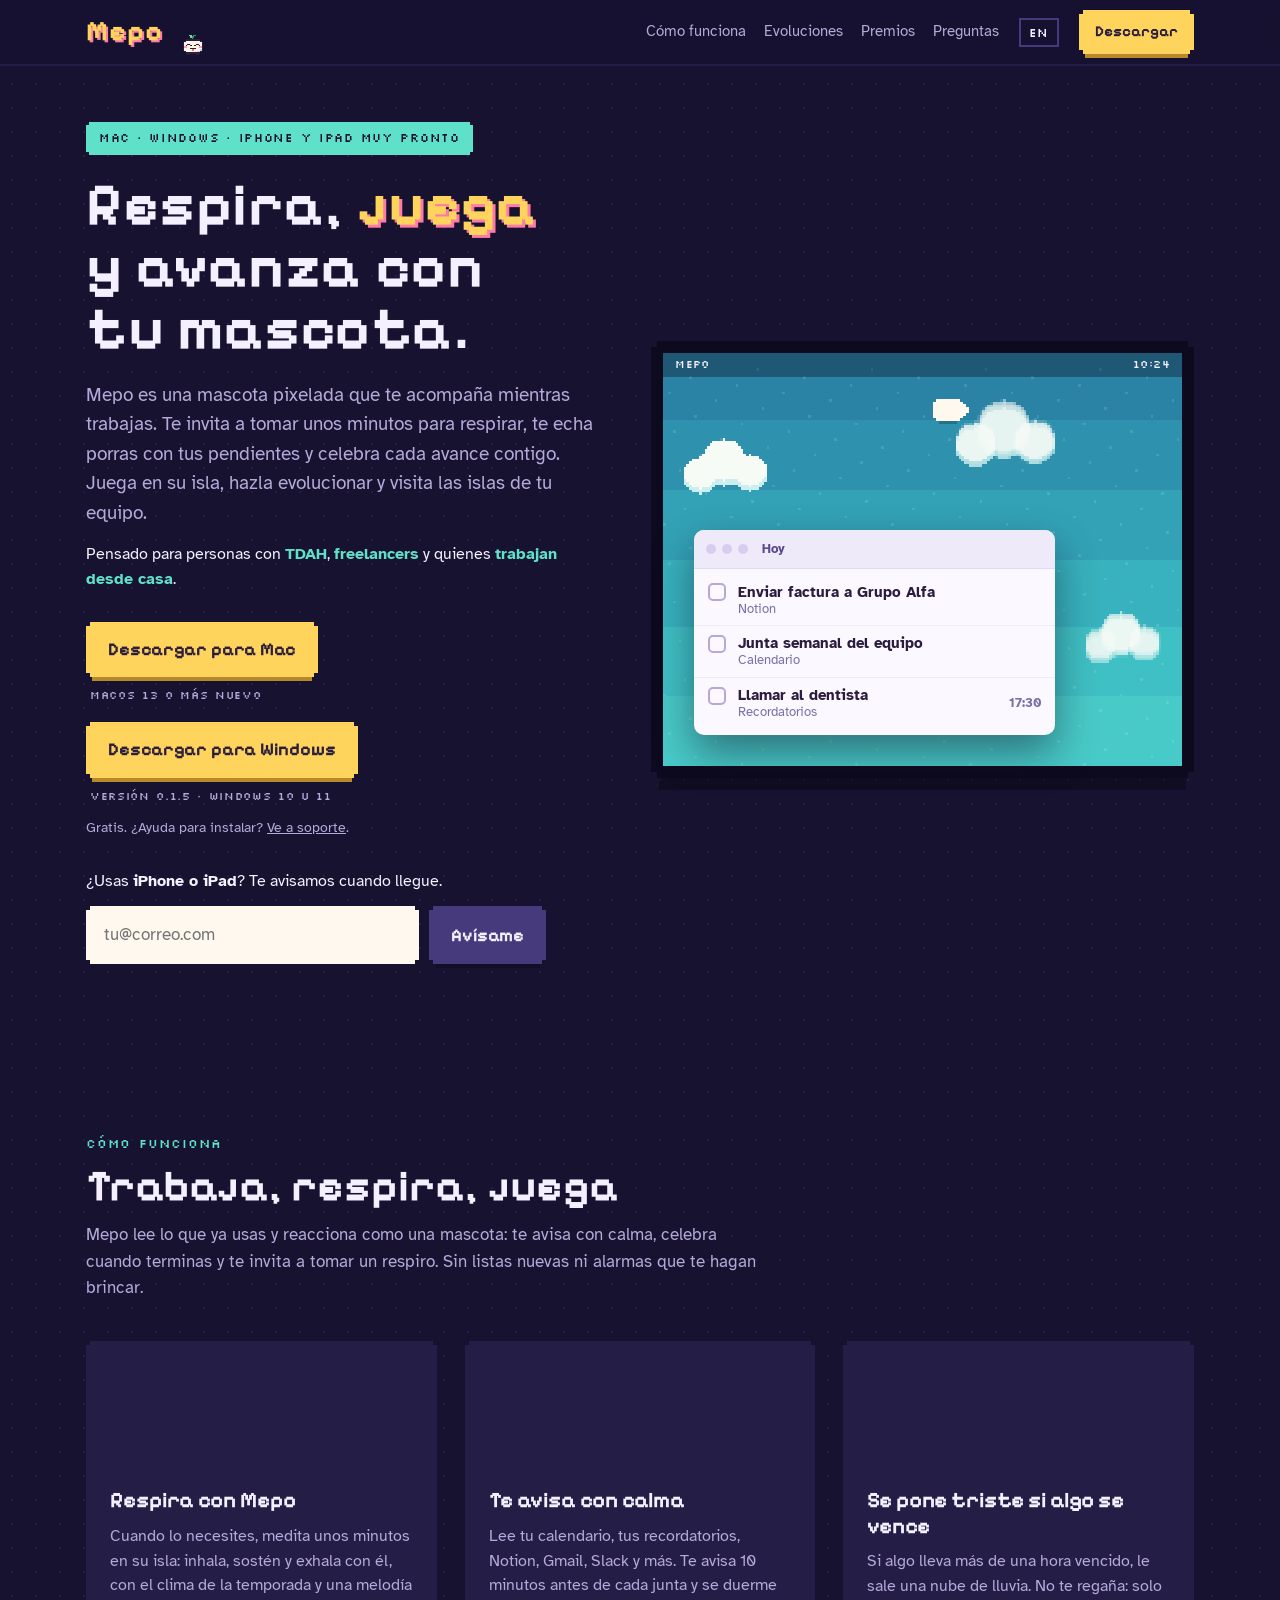
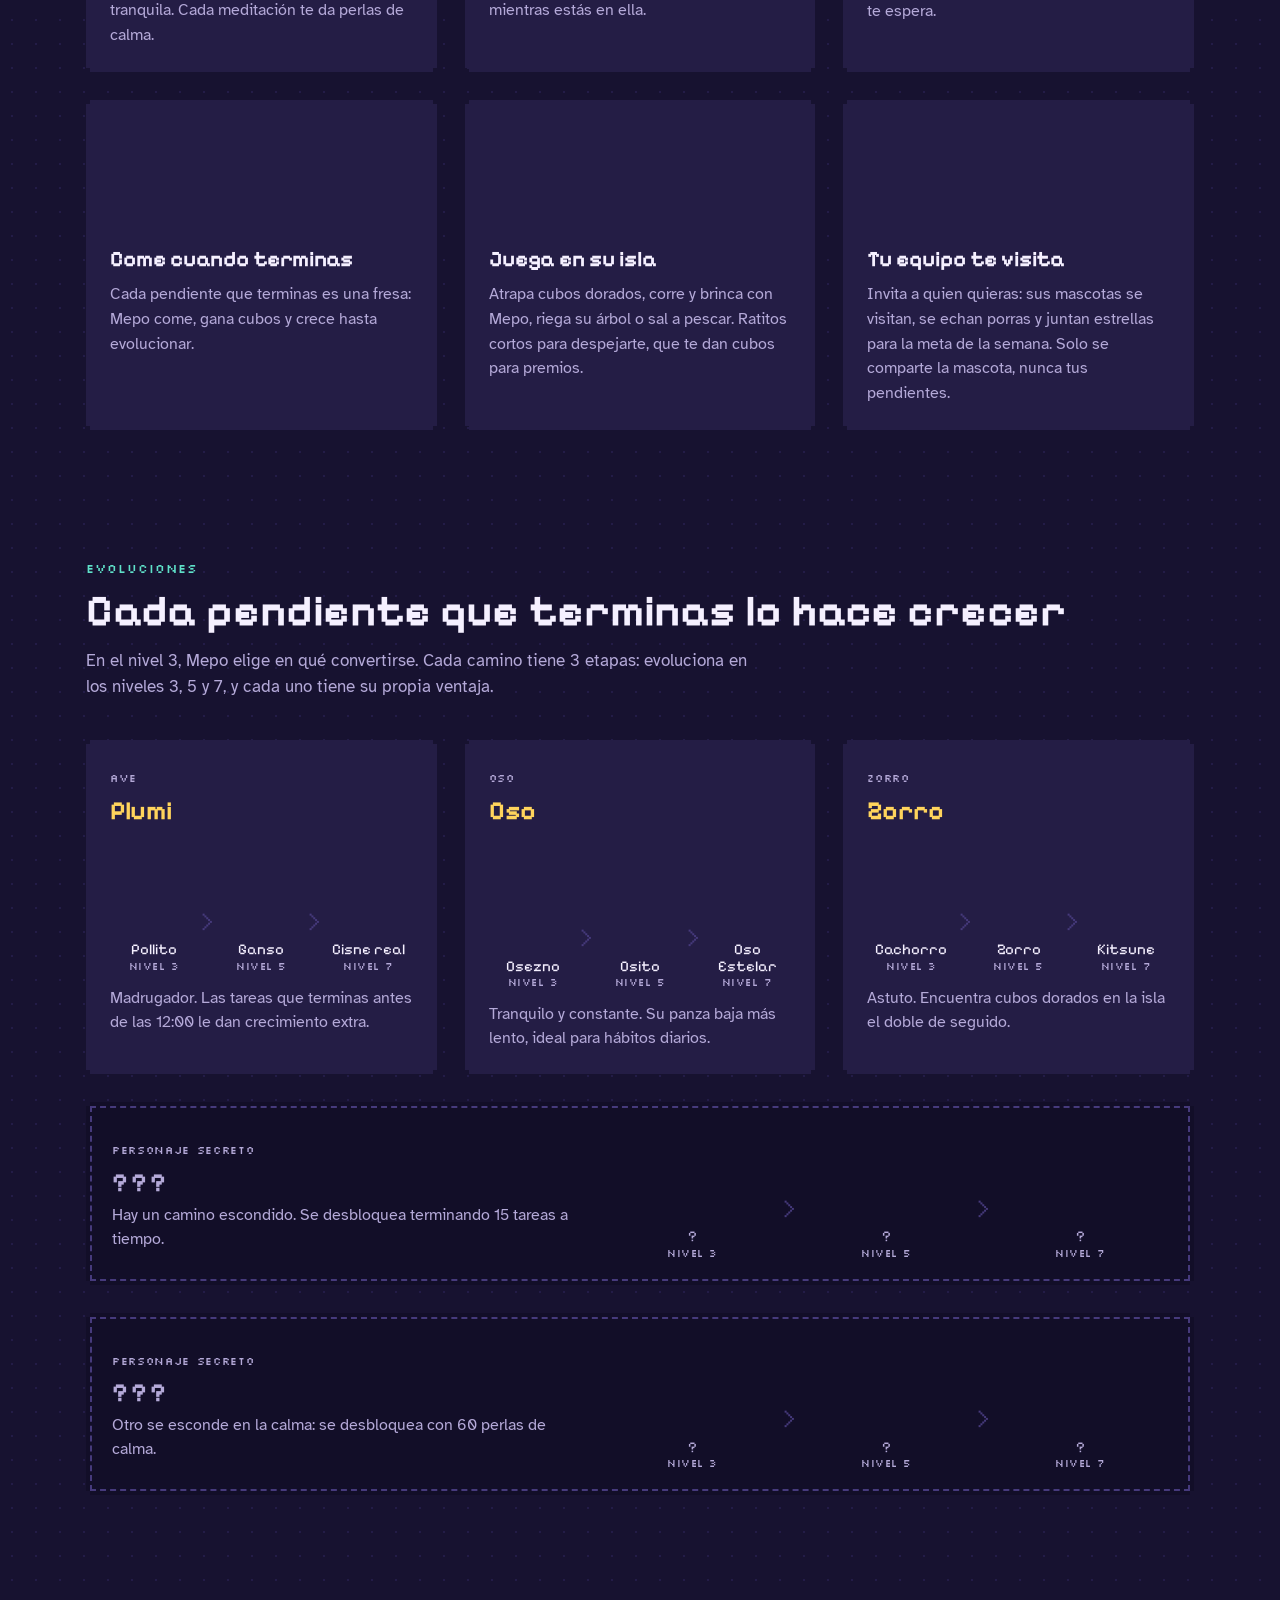
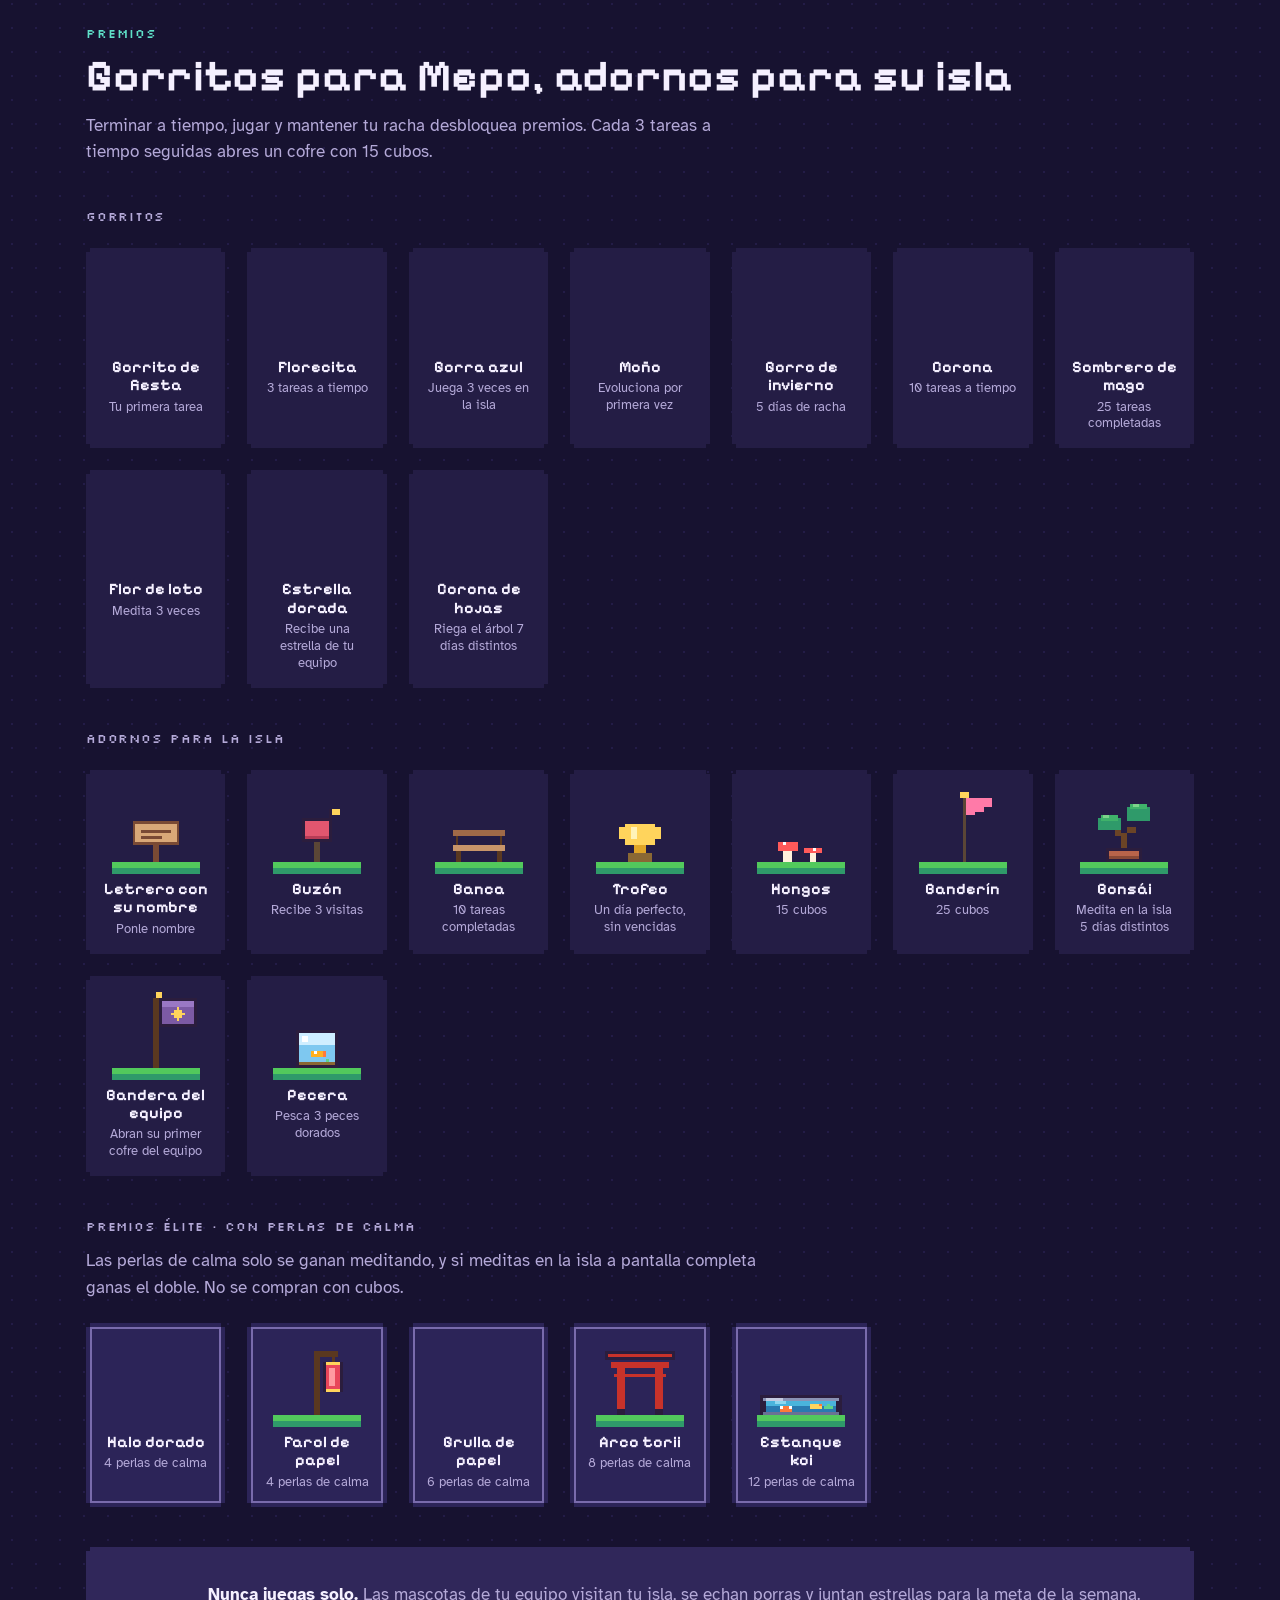
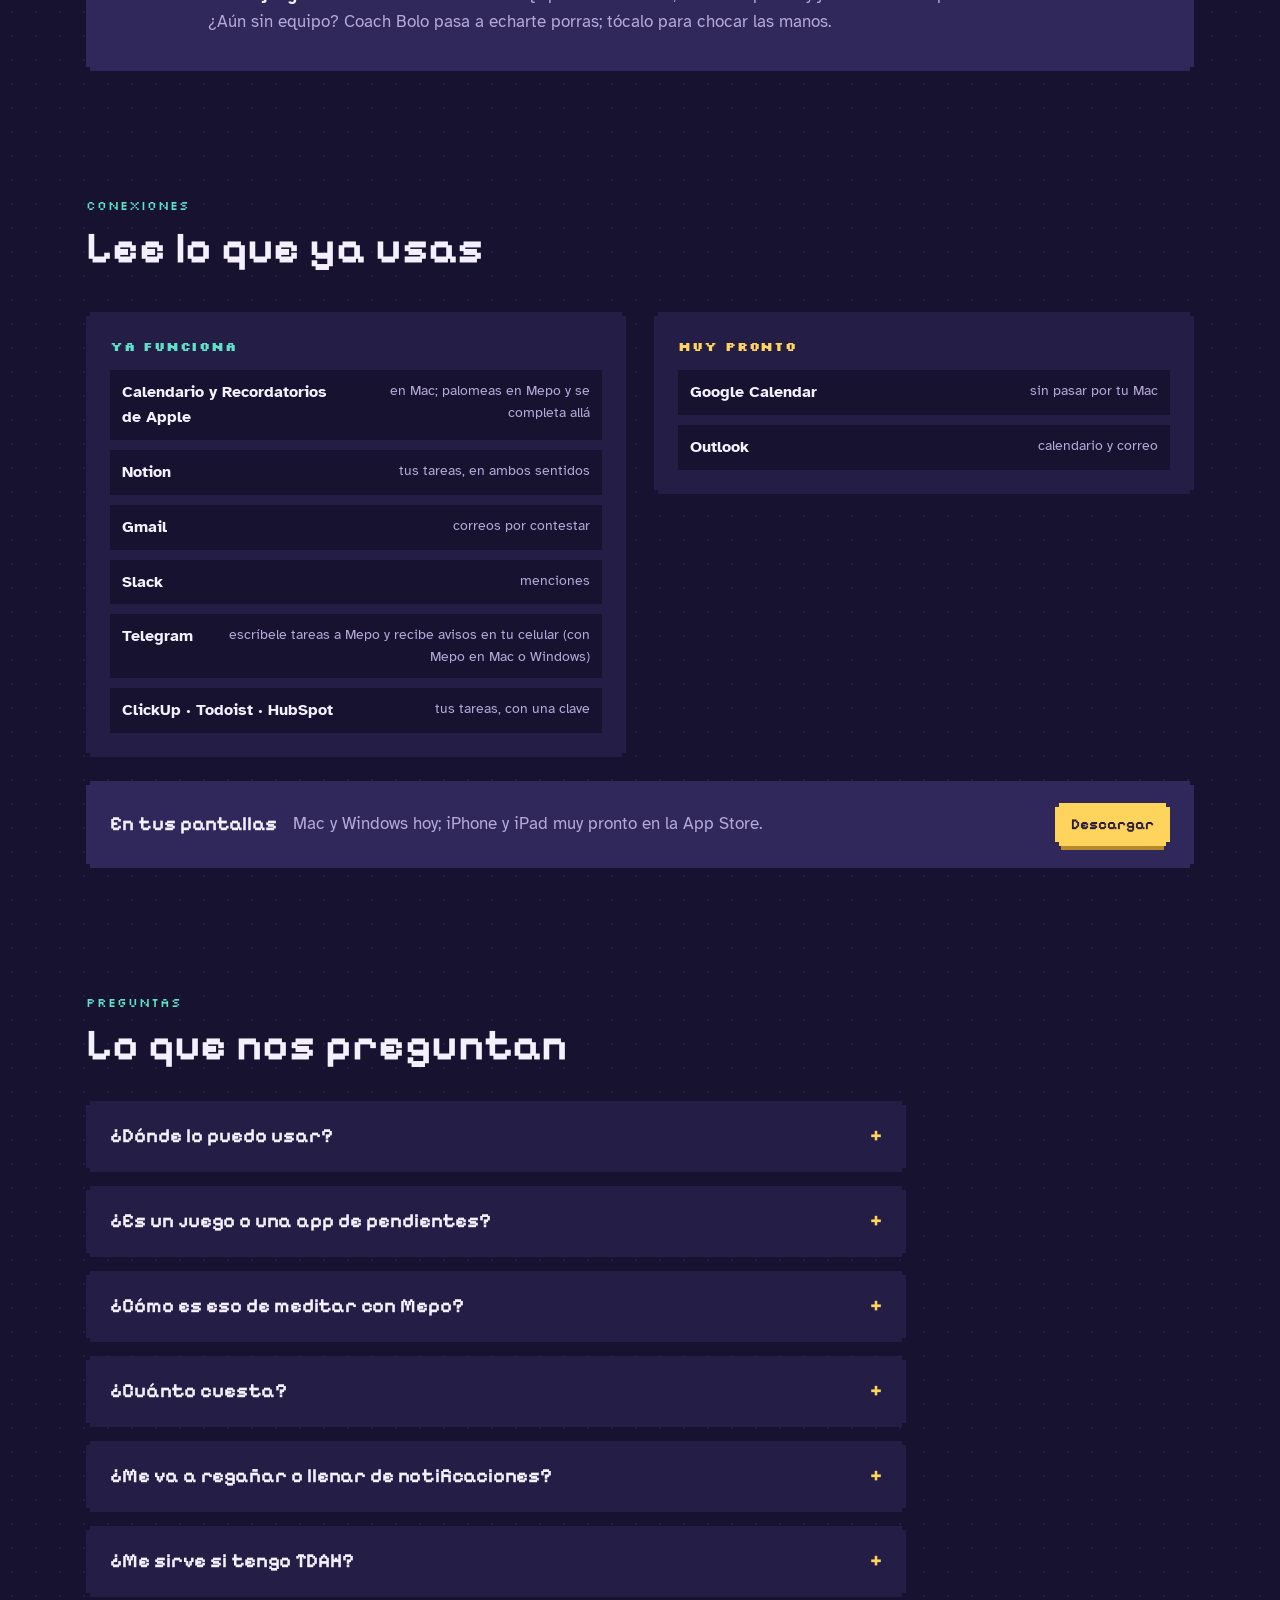
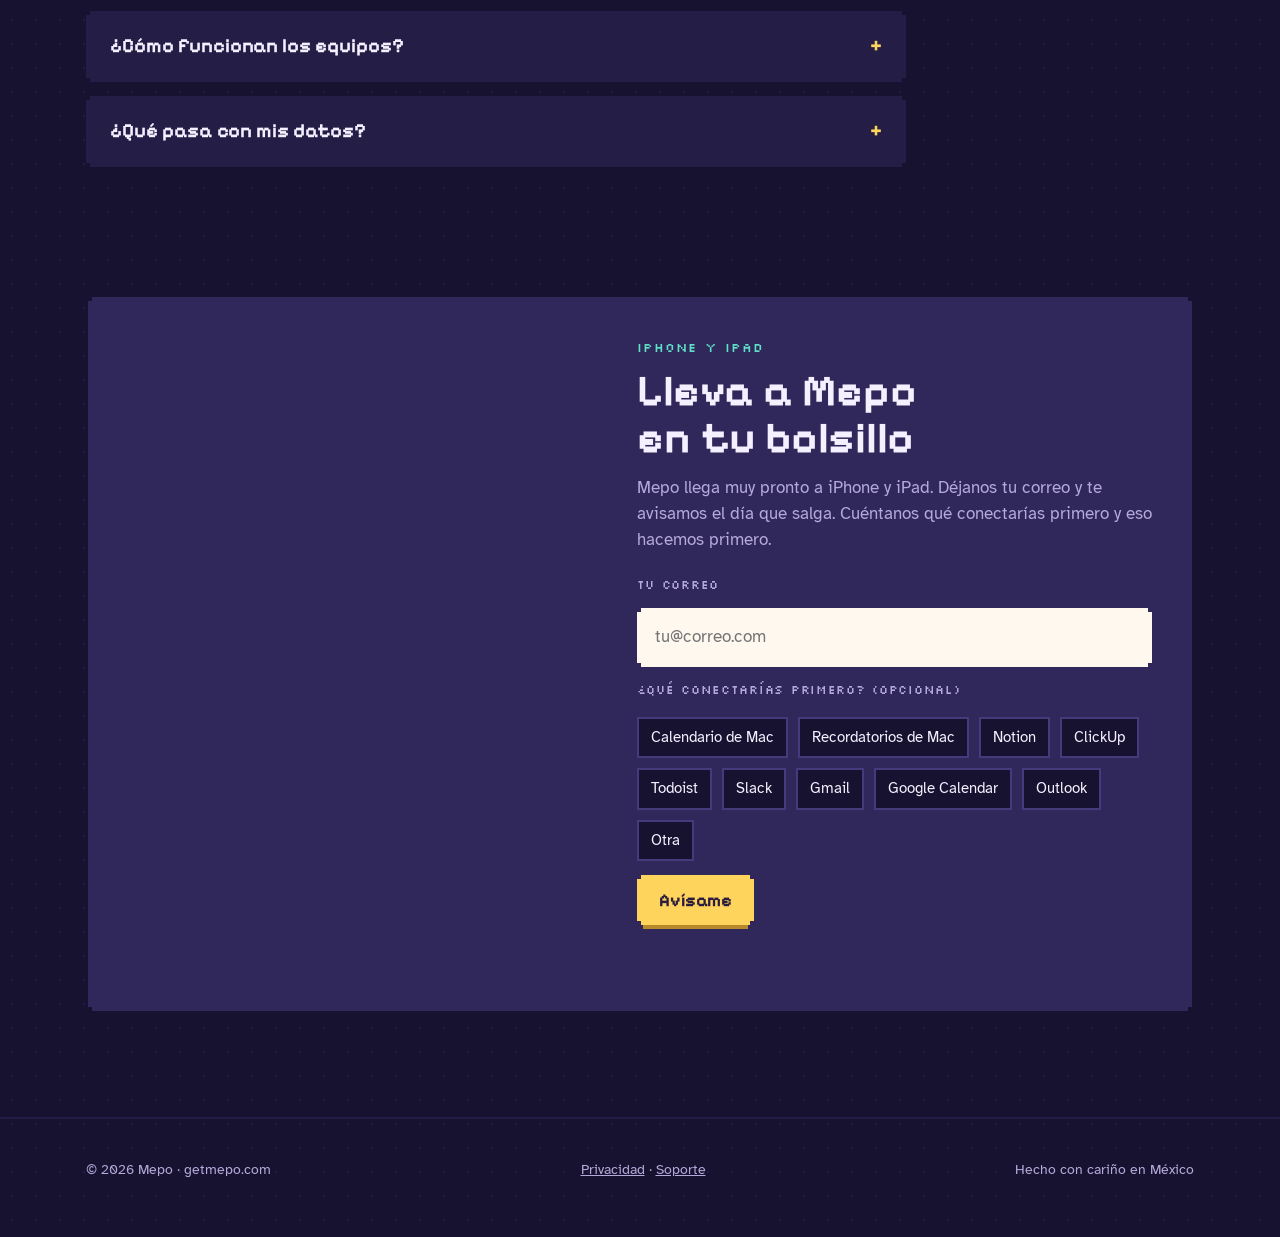
<file: index.html>
<!doctype html>
<html lang="es">
<head>
<meta charset="utf-8">
<meta name="viewport" content="width=device-width, initial-scale=1, viewport-fit=cover">
<title>Mepo · respira, juega y avanza</title>
<meta name="description" content="Mepo es una mascota pixelada para Mac y Windows que te acompaña mientras trabajas: medita contigo, te echa porras con tus pendientes, juega, evoluciona y visita a tu equipo. Gratis.">
<meta property="og:title" content="Mepo · respira, juega y avanza con tu mascota">
<meta property="og:description" content="Una mascota pixelada que medita contigo, te echa porras en el trabajo y celebra cada avance. Para Mac y Windows.">
<meta property="og:url" content="https://getmepo.com">
<meta property="og:type" content="website">
<meta name="theme-color" content="#171230">
<link rel="icon" href="data:image/svg+xml,%3Csvg xmlns='http://www.w3.org/2000/svg' viewBox='0 0 16 16' shape-rendering='crispEdges'%3E%3Crect x='3' y='3' width='10' height='9' fill='%232b1d3d'/%3E%3Crect x='2' y='4' width='12' height='7' fill='%232b1d3d'/%3E%3Crect x='3' y='4' width='10' height='7' fill='%23fff4e6'/%3E%3Crect x='4' y='6' width='2' height='2' fill='%232b1d3d'/%3E%3Crect x='10' y='6' width='2' height='2' fill='%232b1d3d'/%3E%3Crect x='6' y='0' width='2' height='3' fill='%236fdc8c'/%3E%3C/svg%3E">
<link rel="preconnect" href="https://fonts.googleapis.com">
<link rel="preconnect" href="https://fonts.gstatic.com" crossorigin>
<link rel="stylesheet" href="https://fonts.googleapis.com/css2?family=Atkinson+Hyperlegible:wght@400;700&family=Pixelify+Sans:wght@500;700&family=Silkscreen&display=swap">
<style>
/* One dusk-violet world with notched pixel frames, like Mepo's island. */
:root{
  color-scheme: dark;
  --ink:#171230; --panel:#241d45; --panel-2:#30275a; --line:#463a7c;
  --fg:#f5f0ff; --muted:#b4a9d8;
  --gold:#ffd45c; --rose:#ff7aa8; --red:#ff5470; --teal:#5fe0c8; --sky:#8fd3ff; --green:#5fd38a;
  --bubble:#fff8ee; --bubble-ink:#2b1d3d;
  --f-display:"Pixelify Sans","Courier New",monospace;
  --f-label:"Silkscreen","Courier New",monospace;
  --f-body:"Atkinson Hyperlegible",system-ui,-apple-system,"Segoe UI",sans-serif;
}
*{box-sizing:border-box}
[hidden]{display:none!important}
html{scroll-behavior:smooth;background:var(--ink)}
body{margin:0;color:var(--fg);font-family:var(--f-body);font-size:17px;line-height:1.55;background:var(--ink);
  background-image:radial-gradient(#231c47 1.2px,transparent 1.5px);background-size:24px 24px;overflow-x:hidden}
h1,h2,h3,p{margin:0}
a{color:var(--sky)}
canvas{image-rendering:pixelated;image-rendering:crisp-edges;display:block}
.wrap{max-width:1140px;margin:0 auto;padding-left:max(16px,env(safe-area-inset-left,0px));padding-right:max(16px,env(safe-area-inset-right,0px))}
/* notched pixel frame: a solid box with 1-step corners */
.px{--b:var(--panel);background:var(--b);box-shadow:0 -4px 0 var(--b),0 4px 0 var(--b),-4px 0 0 var(--b),4px 0 0 var(--b)}

/* header */
header{position:sticky;top:0;z-index:20;background:rgba(23,18,48,.88);backdrop-filter:blur(8px);-webkit-backdrop-filter:blur(8px);border-bottom:2px solid #231c47}
.nav{display:flex;align-items:center;gap:20px;height:64px}
.brand{display:flex;align-items:center;gap:8px;text-decoration:none;color:var(--gold);font-family:var(--f-display);font-weight:700;font-size:28px;letter-spacing:.04em;text-shadow:2px 2px 0 var(--rose)}
.brand canvas{width:52px;height:52px;margin-left:-4px}
.links{display:flex;gap:18px;margin-left:auto}
.links a{color:var(--muted);text-decoration:none;font-size:15px}
.links a:hover{color:var(--fg)}
.lang{font-family:var(--f-label);font-size:12px;letter-spacing:.05em;color:var(--fg);background:none;border:2px solid var(--line);padding:5px 8px;cursor:pointer}
.lang:hover{border-color:var(--muted)}
.btn{--b:var(--gold);display:inline-flex;align-items:center;justify-content:center;gap:8px;font-family:var(--f-display);font-weight:700;font-size:18px;
  color:var(--bubble-ink);background:var(--b);border:0;padding:10px 18px;margin:4px;cursor:pointer;text-decoration:none;white-space:nowrap;
  box-shadow:0 -4px 0 var(--b),0 4px 0 var(--b),-4px 0 0 var(--b),4px 0 0 var(--b),0 10px 0 -2px #b8892a}
.btn:hover{--b:#ffe07e}
.btn:active{transform:translateY(3px);box-shadow:0 -4px 0 var(--b),0 4px 0 var(--b),-4px 0 0 var(--b),4px 0 0 var(--b)}
.btn:disabled{opacity:.6;cursor:wait}
.btn.small{font-size:15px;padding:6px 12px}
.btn.alt{--b:var(--line);color:var(--fg);box-shadow:0 -4px 0 var(--b),0 4px 0 var(--b),-4px 0 0 var(--b),4px 0 0 var(--b),0 10px 0 -2px #120e28}
.btn.alt:hover{--b:#54479a}
.dls{display:flex;flex-wrap:wrap;gap:18px 22px;margin-top:30px}
.dl{display:flex;flex-direction:column;align-items:flex-start;gap:10px}
.dl .ver{font-family:var(--f-label);font-size:11px;letter-spacing:.06em;color:var(--muted);margin-left:4px}
.ios{margin-top:30px;font-size:16px;color:var(--fg)}
.ios + .inline-form{margin-top:12px}
.fine a{color:var(--muted)}
@media (max-width:820px){.links{display:none}.nav .lang{margin-left:auto}}

/* hero */
.hero{display:grid;grid-template-columns:minmax(0,1fr) minmax(0,1.05fr);gap:48px;align-items:center;padding-block:56px 72px}
.eyebrow{display:inline-block;font-family:var(--f-label);font-size:12px;letter-spacing:.06em;color:var(--ink);--b:var(--teal);background:var(--b);padding:4px 10px;margin:3px 3px 22px;
  box-shadow:0 -3px 0 var(--b),0 3px 0 var(--b),-3px 0 0 var(--b),3px 0 0 var(--b)}
h1{font-family:var(--f-display);font-weight:700;font-size:clamp(36px,5.2vw,60px);line-height:1.04;letter-spacing:.01em;text-wrap:balance}
h1 em{font-style:normal;color:var(--gold);text-shadow:3px 3px 0 var(--rose)}
.lead{color:var(--muted);font-size:clamp(17px,1.7vw,19px);margin-top:20px;max-width:52ch}
.for{margin-top:14px;color:var(--fg);font-size:16px}
.for b{color:var(--teal);font-weight:700}
.inline-form{display:flex;gap:10px;margin-top:28px;max-width:460px;flex-wrap:wrap}
.field{flex:1 1 240px;min-width:0;font:inherit;font-size:17px;color:var(--bubble-ink);--b:var(--bubble);background:var(--b);border:0;padding:12px 14px;margin:4px;outline:none;
  box-shadow:0 -4px 0 var(--b),0 4px 0 var(--b),-4px 0 0 var(--b),4px 0 0 var(--b)}
.field:focus{box-shadow:0 -4px 0 var(--b),0 4px 0 var(--b),-4px 0 0 var(--b),4px 0 0 var(--b),0 0 0 8px rgba(143,211,255,.55)}
.fine{color:var(--muted);font-size:14px;margin-top:12px}
.msg{font-size:15px;margin-top:10px;min-height:1.5em}
.msg.ok{color:var(--teal)}
.msg.err{color:var(--rose)}
.test{color:var(--gold);font-size:13px}

/* hero stage: a little desktop with Mepo floating on top of a task window */
.stage{position:relative;aspect-ratio:5/4;--sb:#0d0a1f;background:var(--sb);padding:6px;margin:6px;
  box-shadow:0 -6px 0 var(--sb),0 6px 0 var(--sb),-6px 0 0 var(--sb),6px 0 0 var(--sb),0 20px 0 -2px rgba(0,0,0,.3)}
.stage .sky{position:absolute;inset:6px;width:calc(100% - 12px);height:calc(100% - 12px)}
.menubar{position:absolute;left:6px;right:6px;top:6px;height:24px;background:rgba(13,10,31,.35);display:flex;align-items:center;justify-content:space-between;padding:0 12px;
  font-family:var(--f-label);font-size:11px;color:#f5f0ff;letter-spacing:.04em}
.win{position:absolute;left:7%;top:43%;width:68%;background:#fbf8ff;color:#2b1d3d;border-radius:10px;box-shadow:0 18px 40px rgba(13,10,31,.45);overflow:hidden}
.win-bar{display:flex;align-items:center;gap:6px;padding:9px 12px;background:#efeaf9;border-bottom:1px solid #e1daf2}
.win-bar i{width:10px;height:10px;border-radius:50%;background:#d6cdf0}
.win-bar span{margin-left:8px;font-size:13px;font-weight:700;color:#5b4a8a}
.rows{list-style:none;margin:0;padding:6px 0}
.rows li{display:grid;grid-template-columns:20px minmax(0,1fr) auto;gap:4px 10px;align-items:center;padding:8px 14px;font-size:clamp(12px,1.25vw,15px);line-height:1.25}
.rows li + li{border-top:1px solid #efeaf9}
.box{width:18px;height:18px;border:2px solid #b4a9d8;border-radius:5px;display:grid;place-items:center;transition:background .15s}
.done .box{background:var(--green);border-color:var(--green)}
.done .box::after{content:"";width:8px;height:4px;border-left:2px solid #fff;border-bottom:2px solid #fff;transform:rotate(-45deg) translate(1px,-1px)}
.done .t{text-decoration:line-through;color:#9a90bd}
.t{font-weight:700;overflow:hidden;text-overflow:ellipsis;white-space:nowrap}
.src{grid-column:2;font-size:.85em;color:#7a6fa6;margin-top:-4px}
.when{grid-row:1 / span 2;grid-column:3;font-size:.85em;font-weight:700;color:#7a6fa6;white-space:nowrap}
.when.warn{color:#c98a00}.when.late{color:#e0445f}.when.ok{color:#1f9d6b}.when.now{color:#3d5af1}
#hero-pet{position:absolute;right:7%;top:-1%;width:40%;aspect-ratio:1}
.say{position:absolute;right:43%;top:13%;--bb:var(--bubble);background:var(--bb);color:var(--bubble-ink);font-family:var(--f-display);font-weight:500;
  font-size:clamp(13px,1.35vw,16px);line-height:1.25;padding:8px 12px;max-width:44%;text-wrap:balance;
  box-shadow:0 -3px 0 var(--bb),0 3px 0 var(--bb),-3px 0 0 var(--bb),3px 0 0 var(--bb),0 9px 0 -3px rgba(0,0,0,.22)}
.say::after{content:"";position:absolute;right:-9px;top:50%;width:6px;height:6px;margin-top:-3px;background:var(--bb);box-shadow:-3px -3px 0 var(--bb),-3px 3px 0 var(--bb)}
.say.pop{animation:pop .2s steps(3)}
@keyframes pop{from{transform:scale(.7)}}
@media (max-width:900px){
  .hero{grid-template-columns:minmax(0,1fr);gap:36px;padding-block:36px 56px}
}
@media (max-width:520px){
  .stage{aspect-ratio:1/1.05}
  .win{left:4%;width:84%;top:38%}
  #hero-pet{width:44%;right:4%;top:-4%}
  .say{right:46%;top:12%;max-width:50%;font-size:12px;padding:6px 8px}
  .rows li{padding:6px 10px}
}

/* sections */
section{padding-block:64px;scroll-margin-top:56px}
.kicker{font-family:var(--f-label);font-size:13px;letter-spacing:.08em;color:var(--teal);margin-bottom:10px}
h2{font-family:var(--f-display);font-weight:700;font-size:clamp(30px,3.8vw,44px);line-height:1.08;text-wrap:balance}
.sub{color:var(--muted);margin-top:12px;max-width:62ch}
.cards{display:grid;grid-template-columns:repeat(3,minmax(0,1fr));gap:28px;margin-top:40px}
.card{padding:20px;margin:4px;display:flex;flex-direction:column;gap:10px}
.card canvas{width:140px;height:119px;margin:-8px 0 2px -10px}
.card h3{font-family:var(--f-display);font-weight:700;font-size:22px;line-height:1.15}
.card p{color:var(--muted);font-size:16px}
@media (max-width:900px){.cards{grid-template-columns:repeat(2,minmax(0,1fr))}}
@media (max-width:600px){.cards{grid-template-columns:minmax(0,1fr);gap:20px}}

/* evolutions */
.evos{display:grid;grid-template-columns:repeat(3,minmax(0,1fr));gap:28px;margin-top:40px}
.evo{padding:20px;margin:4px}
.evo h3{font-family:var(--f-display);font-weight:700;font-size:26px;color:var(--gold)}
.evo .kind{font-family:var(--f-label);font-size:11px;color:var(--muted);letter-spacing:.06em}
.line{display:grid;grid-template-columns:1fr auto 1fr auto 1fr;align-items:end;gap:4px;margin:18px 0 14px}
.line figure{margin:0;text-align:center}
.line canvas{width:100%;max-width:96px;aspect-ratio:1;margin:0 auto}
.line figcaption{font-family:var(--f-display);font-size:15px;margin-top:4px;line-height:1.1}
.line figcaption small{display:block;font-family:var(--f-label);font-size:10px;color:var(--muted);letter-spacing:.05em;margin-top:3px}
.arrow{color:var(--line);font-family:var(--f-display);font-size:20px;padding-bottom:34px}
.evo p{color:var(--muted);font-size:15.5px}
.evo.secret{grid-column:1 / -1;display:grid;grid-template-columns:minmax(0,1fr) minmax(0,1.2fr);gap:24px;align-items:center;--b:#120e28;border:2px dashed var(--line)}
.evo.secret h3{color:var(--muted);letter-spacing:.12em}
.evo.secret .line{margin:0}
.evo.secret figcaption{color:var(--muted)}
@media (max-width:900px){.evos{grid-template-columns:minmax(0,1fr);max-width:520px}.evo.secret{grid-template-columns:minmax(0,1fr)}}

/* prizes */
.shelf{display:grid;grid-template-columns:repeat(auto-fill,minmax(130px,1fr));gap:22px;margin-top:22px}
.prize{padding:12px;margin:4px;text-align:center;--b:var(--panel)}
.prize canvas{width:88px;height:88px;margin:0 auto}
.prize b{display:block;font-family:var(--f-display);font-weight:700;font-size:16px;margin-top:6px;line-height:1.15}
.prize.elite{--b:#2c2458;box-shadow:0 -4px 0 var(--b),0 4px 0 var(--b),-4px 0 0 var(--b),4px 0 0 var(--b),inset 0 0 0 2px rgba(184,166,240,.55)}
.prize span{display:block;font-size:13px;color:var(--muted);margin-top:4px;line-height:1.3}
.shelf-title{font-family:var(--f-label);font-size:13px;letter-spacing:.06em;color:var(--muted);margin-top:40px}
.visit{display:flex;gap:18px;align-items:center;margin-top:44px;padding:18px 20px;margin-inline:4px;--b:var(--panel-2)}
.visit canvas{width:80px;height:80px;flex:none}
.visit p{color:var(--muted)}
.visit b{color:var(--fg)}

/* platforms */
.plats{display:grid;grid-template-columns:repeat(2,minmax(0,1fr));gap:28px;margin-top:40px;align-items:start}
.plat-col{padding:20px;margin:4px}
.plat-col h3{font-family:var(--f-label);font-size:13px;letter-spacing:.06em;margin-bottom:14px}
.plat-col.now h3{color:var(--teal)}
.plat-col.soon h3{color:var(--gold)}
.chips{list-style:none;margin:0;padding:0;display:flex;flex-direction:column;gap:10px}
.chips li{display:flex;justify-content:space-between;gap:12px;padding:10px 12px;background:var(--ink);font-size:16px}
.chips li b{font-weight:700}
.chips li span{color:var(--muted);font-size:14px;text-align:right}
.os{margin-top:28px;padding:18px 20px;margin-inline:4px;display:flex;align-items:center;gap:16px;flex-wrap:wrap;--b:var(--panel-2)}
.os b{font-family:var(--f-display);font-size:20px}
.os p{color:var(--muted);flex:1 1 300px}
@media (max-width:760px){.plats{grid-template-columns:minmax(0,1fr)}}

/* faq */
.faq{margin-top:32px;display:flex;flex-direction:column;gap:14px;max-width:820px}
details{padding:16px 20px;margin:4px}
summary{cursor:pointer;font-family:var(--f-display);font-weight:700;font-size:20px;list-style:none;display:flex;justify-content:space-between;gap:16px}
summary::-webkit-details-marker{display:none}
summary::after{content:"+";color:var(--gold);flex:none}
details[open] summary::after{content:"–"}
details p{color:var(--muted);margin-top:10px}

/* waitlist */
.join{display:grid;grid-template-columns:minmax(0,1fr) minmax(0,1.1fr);gap:40px;align-items:center;padding:36px;margin:6px;--b:var(--panel-2)}
.join canvas{width:min(100%,300px);aspect-ratio:1;margin:0 auto}
form.big{display:flex;flex-direction:column;gap:14px}
form.big label{font-family:var(--f-label);font-size:12px;letter-spacing:.06em;color:var(--muted)}
form.big .field{flex:none;width:calc(100% - 8px)}
.pick{display:flex;flex-wrap:wrap;gap:10px;margin:4px 0 0}
form.big .pick label{font-family:var(--f-body);font-size:15px;letter-spacing:0;color:var(--fg);cursor:pointer}
.pick input{position:absolute;opacity:0;pointer-events:none}
.pick span{display:inline-block;padding:7px 12px;border:2px solid var(--line);background:var(--ink)}
.pick input:checked + span{border-color:var(--gold);color:var(--gold)}
.pick input:focus-visible + span{outline:2px solid var(--sky);outline-offset:2px}
.hp{position:absolute;left:-9999px;width:1px;height:1px;overflow:hidden}
.thanks{text-align:left}
.thanks h3{font-family:var(--f-display);font-size:30px;color:var(--gold)}
.thanks p{color:var(--muted);margin-top:8px}
@media (max-width:820px){.join{grid-template-columns:minmax(0,1fr);padding:24px 18px;gap:20px}.join canvas{width:180px}}

footer{padding-block:40px 56px;color:var(--muted);font-size:14px;border-top:2px solid #231c47;margin-top:40px}
footer .wrap{display:flex;gap:16px;flex-wrap:wrap;justify-content:space-between}
@media (prefers-reduced-motion: reduce){html{scroll-behavior:auto}.say.pop{animation:none}}
</style>
</head>
<body>
<header>
  <div class="wrap nav">
    <a class="brand" href="#top" aria-label="Mepo">Mepo<canvas id="logo" width="36" height="36"></canvas></a>
    <nav class="links">
      <a href="#como" data-en="How it works">Cómo funciona</a>
      <a href="#evoluciones" data-en="Evolutions">Evoluciones</a>
      <a href="#premios" data-en="Prizes">Premios</a>
      <a href="#faq" data-en="FAQ">Preguntas</a>
    </nav>
    <button class="lang" id="lang" type="button" aria-label="English" data-en-label="Español">EN</button>
    <a class="btn small" href="#descargar" data-en="Download">Descargar</a>
  </div>
</header>

<main id="top">
<div class="wrap hero">
  <div>
    <span class="eyebrow" data-en="MAC · WINDOWS · IPHONE AND IPAD SOON">MAC · WINDOWS · IPHONE Y IPAD MUY PRONTO</span>
    <h1 data-en="Breathe, <em>play</em> and get things done with your pet.">Respira, <em>juega</em> y avanza con tu mascota.</h1>
    <p class="lead" data-en="Mepo is a pixel pet that keeps you company while you work. It invites you to take a few minutes to breathe, cheers you on with your to-dos and celebrates every step with you. Play on its island, help it evolve and visit your team’s islands.">Mepo es una mascota pixelada que te acompaña mientras trabajas. Te invita a tomar unos minutos para respirar, te echa porras con tus pendientes y celebra cada avance contigo. Juega en su isla, hazla evolucionar y visita las islas de tu equipo.</p>
    <p class="for" data-en="Made for people with <b>ADHD</b>, <b>freelancers</b> and anyone who <b>works from home</b>.">Pensado para personas con <b>TDAH</b>, <b>freelancers</b> y quienes <b>trabajan desde casa</b>.</p>
    <div class="dls" id="descargar">
      <div class="dl" id="dl-mac">
        <a class="btn" href="https://wnhtyhhyigvgjqnblvve.supabase.co/storage/v1/object/public/mepo/Mepo.dmg" data-en="Download for Mac">Descargar para Mac</a>
        <span class="ver" id="ver-mac" data-en="MACOS 13 OR NEWER">MACOS 13 O MÁS NUEVO</span>
      </div>
      <div class="dl" id="dl-win">
        <a class="btn" href="https://github.com/ngine-mx/mepo-descargas/releases/latest/download/Mepo-Setup.exe" data-en="Download for Windows">Descargar para Windows</a>
        <span class="ver" data-en="VERSION 0.1.5 · WINDOWS 10 OR 11">VERSIÓN 0.1.5 · WINDOWS 10 U 11</span>
      </div>
    </div>
    <p class="fine" data-en="Free. Need help installing? <a href=&quot;/soporte/&quot;>See support</a>.">Gratis. ¿Ayuda para instalar? <a href="/soporte/">Ve a soporte</a>.</p>
    <p class="ios" data-en="<b>On iPhone or iPad?</b> We’ll let you know when Mepo arrives.">¿Usas <b>iPhone o iPad</b>? Te avisamos cuando llegue.</p>
    <form class="inline-form" id="hero-form" novalidate>
      <input class="field" type="email" name="email" required autocomplete="email" placeholder="tu@correo.com" data-en-ph="you@email.com" aria-label="Correo" data-en-label="Email">
      <input class="hp" type="text" name="_gotcha" tabindex="-1" autocomplete="off" aria-hidden="true">
      <button class="btn alt" type="submit" data-en="Let me know">Avísame</button>
    </form>
    <p class="msg" id="hero-msg" role="status"></p>
  </div>

  <div class="stage" aria-label="Mepo en acción: te avisa con calma, se pone triste si algo se vence, come cuando lo terminas y medita contigo" data-en-label="Mepo in action: it gives you a calm heads-up, gets sad when something is overdue, eats when you finish it and meditates with you">
    <canvas class="sky" id="sky" width="200" height="160"></canvas>
    <div class="menubar"><span>Mepo</span><span id="clock">10:24</span></div>
    <div class="win" aria-hidden="true">
      <div class="win-bar"><i></i><i></i><i></i><span data-en="Today">Hoy</span></div>
      <ul class="rows">
        <li id="row-a"><span class="box"></span><span class="t" data-en="Send invoice to Grupo Alfa">Enviar factura a Grupo Alfa</span><span class="src">Notion</span><span class="when" id="when-a"></span></li>
        <li id="row-b"><span class="box"></span><span class="t" data-en="Weekly team meeting">Junta semanal del equipo</span><span class="src" data-en="Calendar">Calendario</span><span class="when" id="when-b"></span></li>
        <li><span class="box"></span><span class="t" data-en="Call the dentist">Llamar al dentista</span><span class="src" data-en="Reminders">Recordatorios</span><span class="when">17:30</span></li>
      </ul>
    </div>
    <canvas id="hero-pet" width="48" height="48"></canvas>
    <div class="say" id="say" aria-live="polite"></div>
  </div>
</div>

<section id="como">
  <div class="wrap">
    <p class="kicker" data-en="HOW IT WORKS">CÓMO FUNCIONA</p>
    <h2 data-en="Work, take a breather, play">Trabaja, respira, juega</h2>
    <p class="sub" data-en="Mepo reads what you already use and reacts like a pet would: it gives you a calm heads-up, celebrates when you finish and invites you to take a breather. No new lists, no alarms that make you jump.">Mepo lee lo que ya usas y reacciona como una mascota: te avisa con calma, celebra cuando terminas y te invita a tomar un respiro. Sin listas nuevas ni alarmas que te hagan brincar.</p>
    <div class="cards" id="how"></div>
  </div>
</section>

<section id="evoluciones">
  <div class="wrap">
    <p class="kicker" data-en="EVOLUTIONS">EVOLUCIONES</p>
    <h2 data-en="Every task you finish makes it grow">Cada pendiente que terminas lo hace crecer</h2>
    <p class="sub" data-en="At level 3, Mepo chooses what to become. Each path has 3 stages: it evolves at levels 3, 5 and 7, and each one has its own perk.">En el nivel 3, Mepo elige en qué convertirse. Cada camino tiene 3 etapas: evoluciona en los niveles 3, 5 y 7, y cada uno tiene su propia ventaja.</p>
    <div class="evos" id="evos"></div>
  </div>
</section>

<section id="premios">
  <div class="wrap">
    <p class="kicker" data-en="PRIZES">PREMIOS</p>
    <h2 data-en="Hats for Mepo, decorations for its island">Gorritos para Mepo, adornos para su isla</h2>
    <p class="sub" data-en="Finishing on time, playing and keeping your streak unlocks prizes. Every 3 on-time tasks in a row open a chest with 15 cubes.">Terminar a tiempo, jugar y mantener tu racha desbloquea premios. Cada 3 tareas a tiempo seguidas abres un cofre con 15 cubos.</p>
    <p class="shelf-title" data-en="HATS">GORRITOS</p>
    <div class="shelf" id="hats"></div>
    <p class="shelf-title" data-en="ISLAND DECORATIONS">ADORNOS PARA LA ISLA</p>
    <div class="shelf" id="decor"></div>
    <p class="shelf-title" data-en="ELITE PRIZES · WITH CALM PEARLS">PREMIOS ÉLITE · CON PERLAS DE CALMA</p>
    <p class="sub" data-en="Calm pearls are only earned by meditating, and you get double when you meditate on the full-screen island. They can’t be bought with cubes.">Las perlas de calma solo se ganan meditando, y si meditas en la isla a pantalla completa ganas el doble. No se compran con cubos.</p>
    <div class="shelf" id="elite"></div>
    <div class="visit px">
      <canvas id="coach" width="24" height="24"></canvas>
      <p data-en="<b>You never play alone.</b> Your team’s pets visit your island, cheer each other on and collect stars for the week’s goal. No team yet? Coach Bolo drops by to cheer you on; tap him for a high five.">
        <b>Nunca juegas solo.</b> Las mascotas de tu equipo visitan tu isla, se echan porras y juntan estrellas para la meta de la semana. ¿Aún sin equipo? Coach Bolo pasa a echarte porras; tócalo para chocar las manos.</p>
    </div>
  </div>
</section>

<section id="plataformas">
  <div class="wrap">
    <p class="kicker" data-en="CONNECTIONS">CONEXIONES</p>
    <h2 data-en="It reads what you already use">Lee lo que ya usas</h2>
    <div class="plats">
      <div class="plat-col now px">
        <h3 data-en="WORKS TODAY">YA FUNCIONA</h3>
        <ul class="chips" id="plats-now"></ul>
      </div>
      <div class="plat-col soon px">
        <h3 data-en="COMING SOON">MUY PRONTO</h3>
        <ul class="chips" id="plats-soon"></ul>
      </div>
    </div>
    <div class="os px">
      <b data-en="On all your screens">En tus pantallas</b>
      <p data-en="Mac and Windows today; iPhone and iPad very soon on the App Store.">Mac y Windows hoy; iPhone y iPad muy pronto en la App Store.</p>
      <a class="btn small" href="#descargar" data-en="Download">Descargar</a>
    </div>
  </div>
</section>

<section id="faq">
  <div class="wrap">
    <p class="kicker" data-en="QUESTIONS">PREGUNTAS</p>
    <h2 data-en="Frequently asked">Lo que nos preguntan</h2>
    <div class="faq" id="faq-list"></div>
  </div>
</section>

<section id="lista">
  <div class="wrap">
    <div class="join px">
      <canvas id="join-pet" width="36" height="36"></canvas>
      <div>
        <div id="join-body">
          <p class="kicker" data-en="IPHONE AND IPAD">IPHONE Y IPAD</p>
          <h2 data-en="Take Mepo in your pocket">Lleva a Mepo en tu bolsillo</h2>
          <p class="sub" style="margin-bottom:22px" data-en="Mepo is coming to iPhone and iPad. Leave your email and we’ll let you know the day it’s out. Tell us what you’d connect first and we’ll build that first.">Mepo llega muy pronto a iPhone y iPad. Déjanos tu correo y te avisamos el día que salga. Cuéntanos qué conectarías primero y eso hacemos primero.</p>
          <form class="big" id="join-form" novalidate>
            <label for="join-email" data-en="YOUR EMAIL">TU CORREO</label>
            <input class="field" id="join-email" type="email" name="email" required autocomplete="email" placeholder="tu@correo.com" data-en-ph="you@email.com">
            <label data-en="WHAT WOULD YOU CONNECT FIRST? (OPTIONAL)">¿QUÉ CONECTARÍAS PRIMERO? (OPCIONAL)</label>
            <div class="pick" id="pick"></div>
            <input class="field" type="text" name="connect_other" id="other" placeholder="¿Cuál?" data-en-ph="Which one?" hidden>
            <input class="hp" type="text" name="_gotcha" tabindex="-1" autocomplete="off" aria-hidden="true">
            <div><button class="btn" type="submit" data-en="Let me know">Avísame</button></div>
            <p class="msg" id="join-msg" role="status"></p>
          </form>
        </div>
        <div class="thanks" id="thanks" hidden>
          <h3 data-en="You’re on the list!">¡Ya estás en la lista!</h3>
          <p data-en="Mepo is already happy. We’ll write to you when it arrives on iPhone and iPad.">Mepo ya está feliz. Te escribimos cuando llegue a iPhone y iPad.</p>
          <p data-en="Know someone who could use a breather (and a pet)? Send them Mepo.">¿Conoces a alguien que necesita un respiro (y una mascota)? Mándale a Mepo.</p>
          <button class="btn small" id="share" type="button" style="margin-top:16px" data-en="Share Mepo">Compartir Mepo</button>
        </div>
      </div>
    </div>
  </div>
</section>
</main>

<footer>
  <div class="wrap">
    <span>© 2026 Mepo · getmepo.com</span>
    <span><a href="/privacidad/" style="color:inherit" data-en="Privacy">Privacidad</a> · <a href="/soporte/" style="color:inherit" data-en="Support">Soporte</a></span>
    <span data-en="Made with love in Mexico">Hecho con cariño en México</span>
  </div>
</footer>

<script src="sprites.js?v=4"></script>
<script src="scene.js?v=2"></script>
<script src="app.js?v=6"></script>
</body>
</html>
</file>
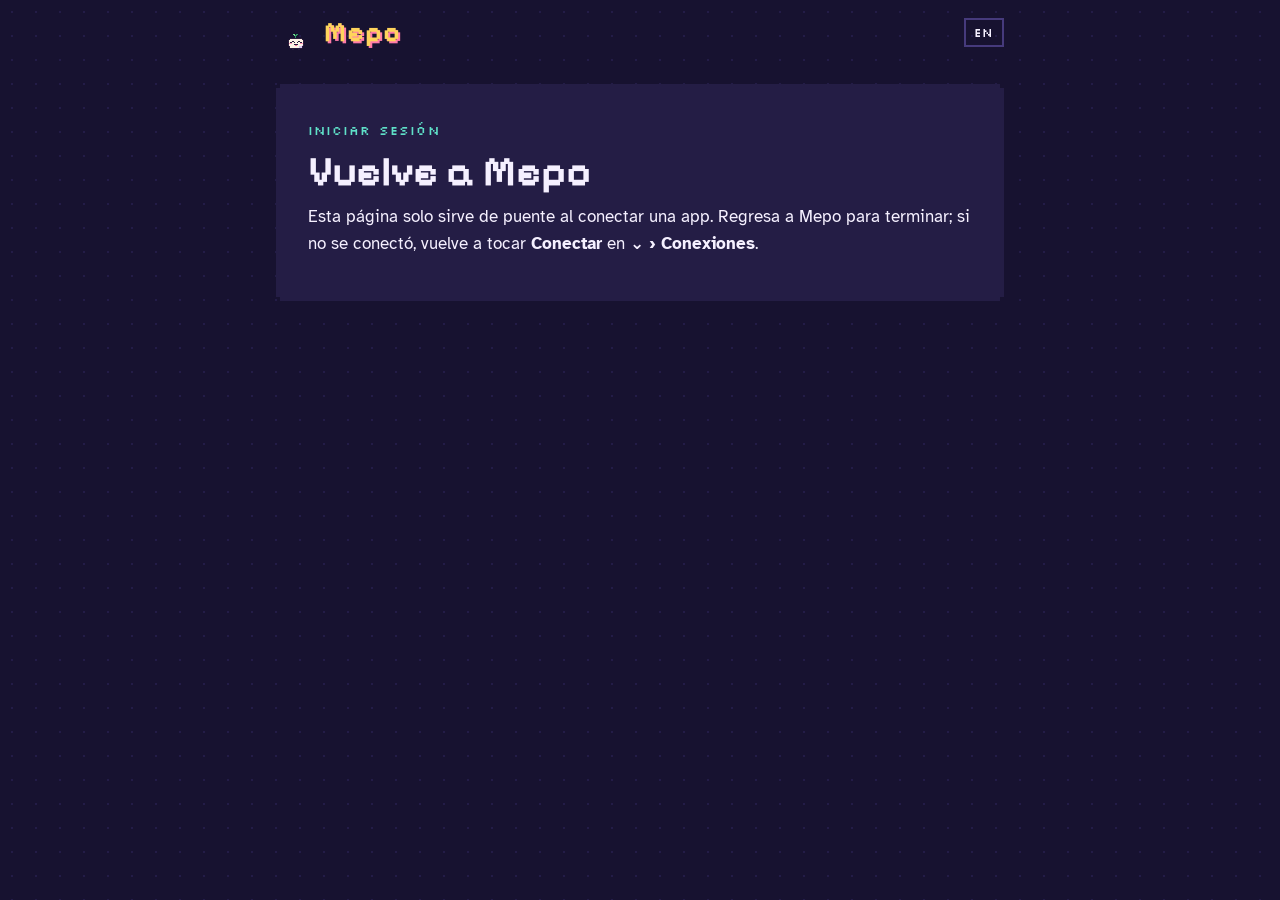
<file: conectar/index.html>
<!doctype html>
<html lang="es" data-title-en="Back to Mepo">
<head>
<meta charset="utf-8">
<meta name="viewport" content="width=device-width, initial-scale=1, viewport-fit=cover">
<meta name="referrer" content="no-referrer">
<meta name="robots" content="noindex">
<title>Vuelve a Mepo</title>
<script>
// Sign-in bridge: providers like Slack only accept https redirect addresses, so they send you here and this page
// hands code, state and error straight on to the Mepo app listening on this computer. Nothing is saved or logged,
// and the page loads nothing else before leaving, so the code isn't sent anywhere but to the app.
(() => {
  const q = new URLSearchParams(location.search), out = new URLSearchParams();
  for (const k of ['code', 'state', 'error']) if (q.has(k)) out.set(k, q.get(k));
  if ([...out.keys()].length) { window.__leaving = true; location.replace('http://127.0.0.1:8917/callback?' + out.toString()); }
})();
</script>
<meta name="theme-color" content="#171230">
<link rel="stylesheet" href="/doc.css?v=1">
</head>
<body>
<header>
  <div class="wrap">
    <a class="brand" href="/" aria-label="Mepo"><canvas id="logo" width="36" height="36"></canvas>Mepo</a>
    <button class="lang" id="lang" type="button" aria-label="English">EN</button>
  </div>
</header>

<main>
<div class="wrap">
  <article class="doc px" data-lang="es">
    <p class="kicker">INICIAR SESIÓN</p>
    <h1 class="leaving">Volviendo a Mepo…</h1>
    <h1 class="idle">Vuelve a Mepo</h1>
    <p class="idle">Esta página solo sirve de puente al conectar una app. Regresa a Mepo para terminar; si no se conectó, vuelve a tocar <b>Conectar</b> en <span class="path">⌄ › Conexiones</span>.</p>
  </article>
  <article class="doc px" data-lang="en" hidden>
    <p class="kicker">SIGN IN</p>
    <h1 class="leaving">Going back to Mepo…</h1>
    <h1 class="idle">Go back to Mepo</h1>
    <p class="idle">This page is just a bridge while you connect an app. Go back to Mepo to finish; if it didn’t connect, tap <b>Connect</b> again in <span class="path">⌄ › Connections</span>.</p>
  </article>
</div>
</main>

<script>
document.querySelectorAll(window.__leaving ? '.idle' : '.leaving').forEach(el => { el.hidden = true; });
// Fonts and sprites only when there's nothing to pass on, so a sign-in code never sits on a page loading other sites.
if (!window.__leaving) {
  const f = document.createElement('link'); f.rel = 'stylesheet';
  f.href = 'https://fonts.googleapis.com/css2?family=Atkinson+Hyperlegible:wght@400;700&family=Pixelify+Sans:wght@500;700&family=Silkscreen&display=swap';
  document.head.append(f);
  const s = document.createElement('script'); s.src = '/sprites.js?v=4';
  s.onload = () => { const d = document.createElement('script'); d.src = '/doc.js?v=1'; document.body.append(d); };
  document.body.append(s);
}
</script>
</body>
</html>
</file>
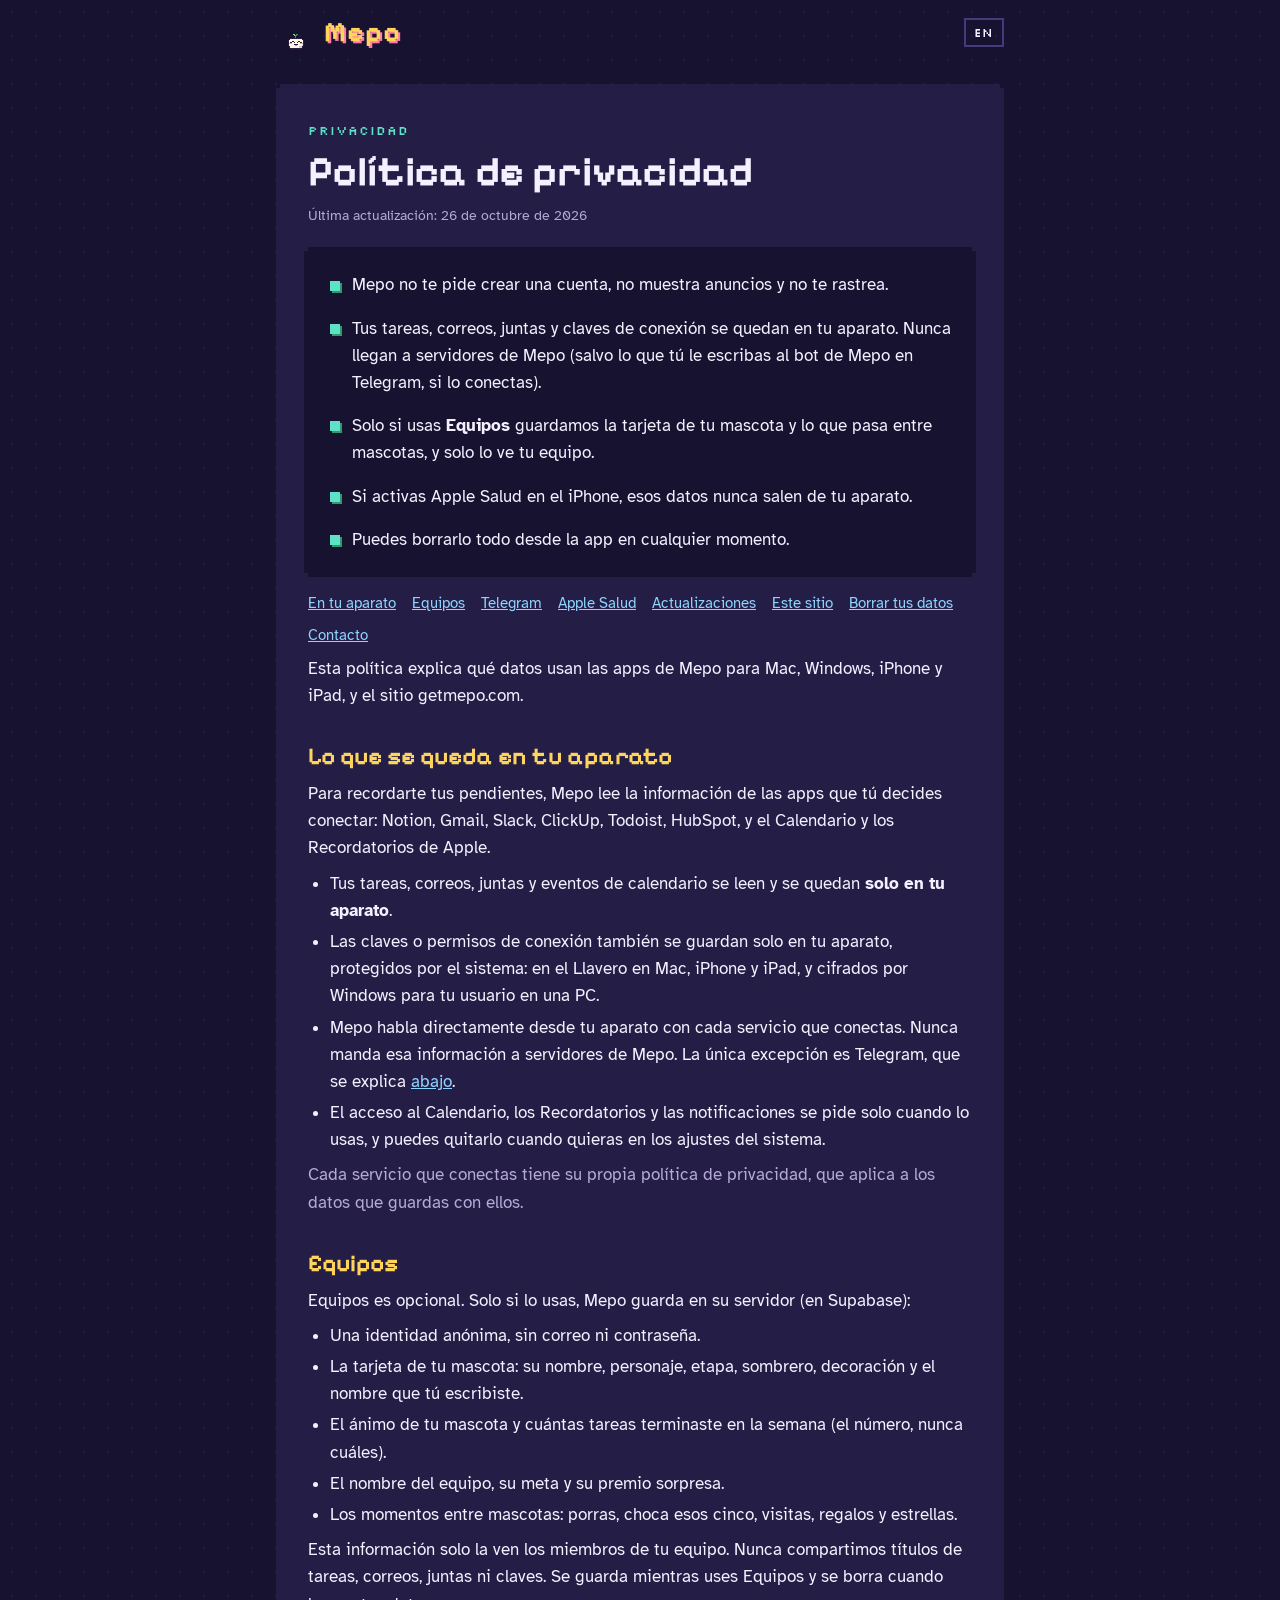
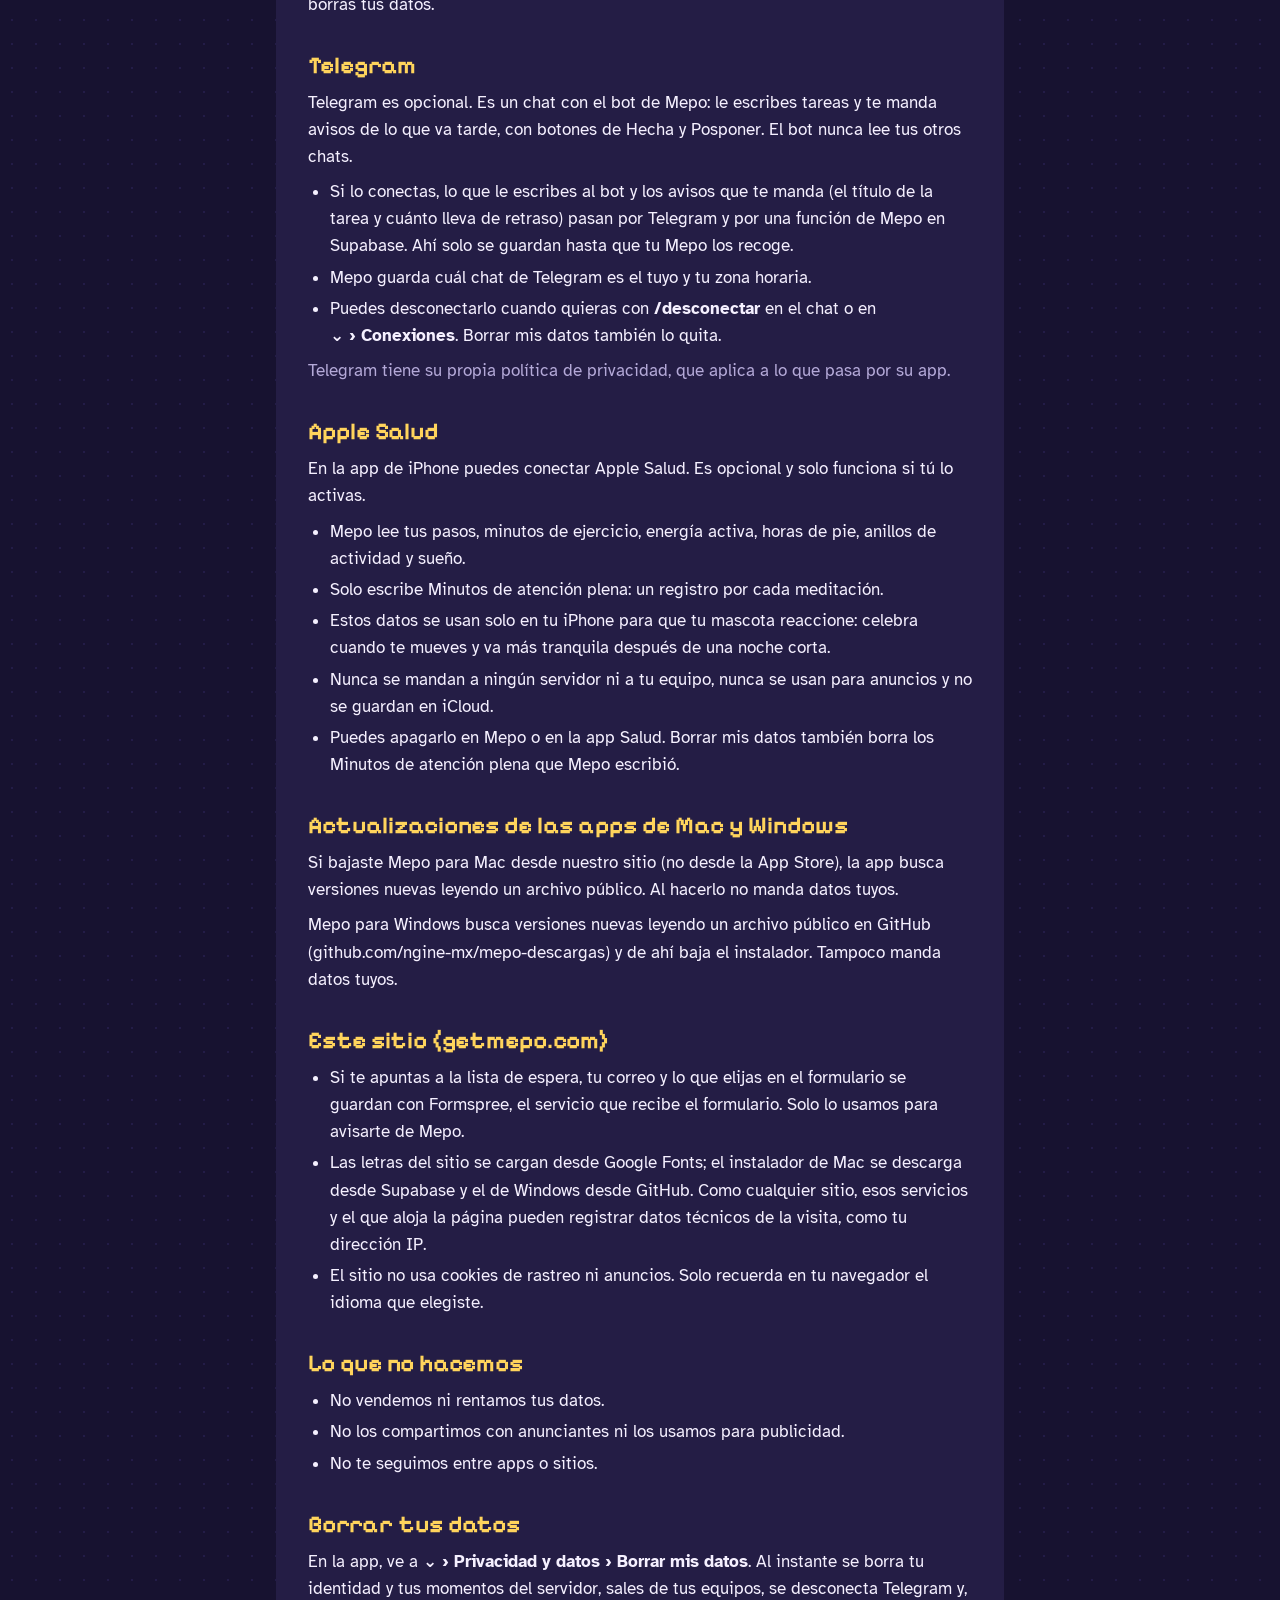
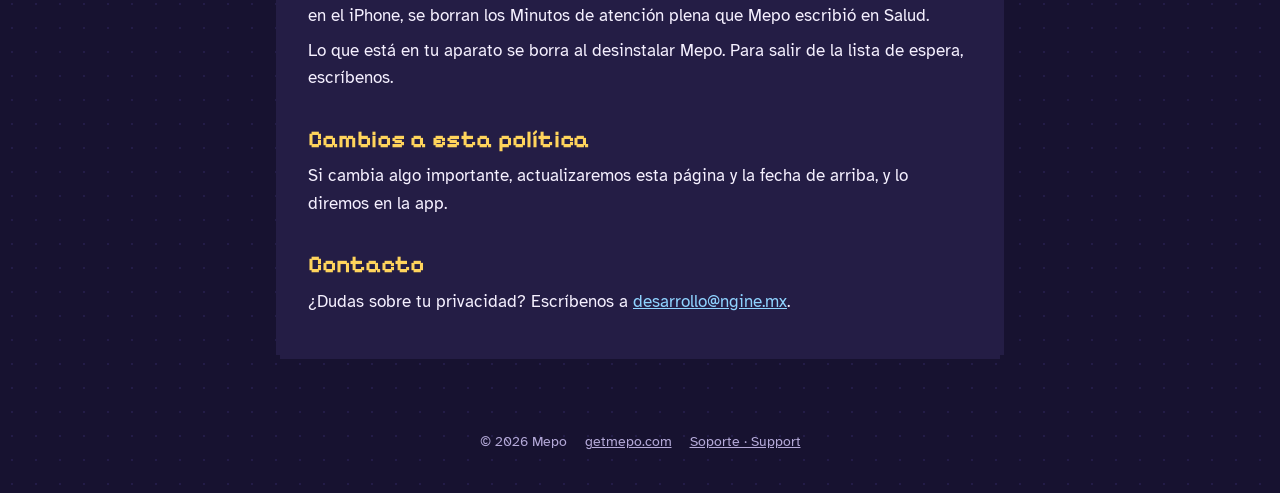
<file: privacidad/index.html>
<!doctype html>
<html lang="es" data-title-en="Privacy policy · Mepo">
<head>
<meta charset="utf-8">
<meta name="viewport" content="width=device-width, initial-scale=1, viewport-fit=cover">
<title>Política de privacidad · Mepo</title>
<meta name="description" content="Qué datos usa Mepo, dónde se quedan y cómo borrarlos.">
<meta name="theme-color" content="#171230">
<link rel="icon" href="data:image/svg+xml,%3Csvg xmlns='http://www.w3.org/2000/svg' viewBox='0 0 16 16' shape-rendering='crispEdges'%3E%3Crect x='3' y='3' width='10' height='9' fill='%232b1d3d'/%3E%3Crect x='2' y='4' width='12' height='7' fill='%232b1d3d'/%3E%3Crect x='3' y='4' width='10' height='7' fill='%23fff4e6'/%3E%3Crect x='4' y='6' width='2' height='2' fill='%232b1d3d'/%3E%3Crect x='10' y='6' width='2' height='2' fill='%232b1d3d'/%3E%3Crect x='6' y='0' width='2' height='3' fill='%236fdc8c'/%3E%3C/svg%3E">
<link rel="preconnect" href="https://fonts.googleapis.com">
<link rel="preconnect" href="https://fonts.gstatic.com" crossorigin>
<link rel="stylesheet" href="https://fonts.googleapis.com/css2?family=Atkinson+Hyperlegible:wght@400;700&family=Pixelify+Sans:wght@500;700&family=Silkscreen&display=swap">
<link rel="stylesheet" href="/doc.css?v=1">
</head>
<body>
<header>
  <div class="wrap">
    <a class="brand" href="/" aria-label="Mepo"><canvas id="logo" width="36" height="36"></canvas>Mepo</a>
    <button class="lang" id="lang" type="button" aria-label="English">EN</button>
  </div>
</header>

<main>
<div class="wrap">

<article class="doc px" data-lang="es">
  <p class="kicker">PRIVACIDAD</p>
  <h1>Política de privacidad</h1>
  <p class="updated">Última actualización: 26 de octubre de 2026</p>

  <ul class="summary">
    <li>Mepo no te pide crear una cuenta, no muestra anuncios y no te rastrea.</li>
    <li>Tus tareas, correos, juntas y claves de conexión se quedan en tu aparato. Nunca llegan a servidores de Mepo (salvo lo que tú le escribas al bot de Mepo en Telegram, si lo conectas).</li>
    <li>Solo si usas <b>Equipos</b> guardamos la tarjeta de tu mascota y lo que pasa entre mascotas, y solo lo ve tu equipo.</li>
    <li>Si activas Apple Salud en el iPhone, esos datos nunca salen de tu aparato.</li>
    <li>Puedes borrarlo todo desde la app en cualquier momento.</li>
  </ul>

  <nav class="toc" aria-label="En esta página">
    <a href="#aparato">En tu aparato</a><a href="#equipos">Equipos</a><a href="#telegram">Telegram</a><a href="#salud">Apple Salud</a><a href="#actualizaciones">Actualizaciones</a>
    <a href="#sitio">Este sitio</a><a href="#borrar">Borrar tus datos</a><a href="#contacto">Contacto</a>
  </nav>

  <p>Esta política explica qué datos usan las apps de Mepo para Mac, Windows, iPhone y iPad, y el sitio getmepo.com.</p>

  <h2 id="aparato">Lo que se queda en tu aparato</h2>
  <p>Para recordarte tus pendientes, Mepo lee la información de las apps que tú decides conectar: Notion, Gmail, Slack, ClickUp, Todoist, HubSpot, y el Calendario y los Recordatorios de Apple.</p>
  <ul>
    <li>Tus tareas, correos, juntas y eventos de calendario se leen y se quedan <b>solo en tu aparato</b>.</li>
    <li>Las claves o permisos de conexión también se guardan solo en tu aparato, protegidos por el sistema: en el Llavero en Mac, iPhone y iPad, y cifrados por Windows para tu usuario en una PC.</li>
    <li>Mepo habla directamente desde tu aparato con cada servicio que conectas. Nunca manda esa información a servidores de Mepo. La única excepción es Telegram, que se explica <a href="#telegram">abajo</a>.</li>
    <li>El acceso al Calendario, los Recordatorios y las notificaciones se pide solo cuando lo usas, y puedes quitarlo cuando quieras en los ajustes del sistema.</li>
  </ul>
  <p class="muted">Cada servicio que conectas tiene su propia política de privacidad, que aplica a los datos que guardas con ellos.</p>

  <h2 id="equipos">Equipos</h2>
  <p>Equipos es opcional. Solo si lo usas, Mepo guarda en su servidor (en Supabase):</p>
  <ul>
    <li>Una identidad anónima, sin correo ni contraseña.</li>
    <li>La tarjeta de tu mascota: su nombre, personaje, etapa, sombrero, decoración y el nombre que tú escribiste.</li>
    <li>El ánimo de tu mascota y cuántas tareas terminaste en la semana (el número, nunca cuáles).</li>
    <li>El nombre del equipo, su meta y su premio sorpresa.</li>
    <li>Los momentos entre mascotas: porras, choca esos cinco, visitas, regalos y estrellas.</li>
  </ul>
  <p>Esta información solo la ven los miembros de tu equipo. Nunca compartimos títulos de tareas, correos, juntas ni claves. Se guarda mientras uses Equipos y se borra cuando borras tus datos.</p>

  <h2 id="telegram">Telegram</h2>
  <p>Telegram es opcional. Es un chat con el bot de Mepo: le escribes tareas y te manda avisos de lo que va tarde, con botones de Hecha y Posponer. El bot nunca lee tus otros chats.</p>
  <ul>
    <li>Si lo conectas, lo que le escribes al bot y los avisos que te manda (el título de la tarea y cuánto lleva de retraso) pasan por Telegram y por una función de Mepo en Supabase. Ahí solo se guardan hasta que tu Mepo los recoge.</li>
    <li>Mepo guarda cuál chat de Telegram es el tuyo y tu zona horaria.</li>
    <li>Puedes desconectarlo cuando quieras con <b>/desconectar</b> en el chat o en <span class="path">⌄ › Conexiones</span>. Borrar mis datos también lo quita.</li>
  </ul>
  <p class="muted">Telegram tiene su propia política de privacidad, que aplica a lo que pasa por su app.</p>

  <h2 id="salud">Apple Salud</h2>
  <p>En la app de iPhone puedes conectar Apple Salud. Es opcional y solo funciona si tú lo activas.</p>
  <ul>
    <li>Mepo lee tus pasos, minutos de ejercicio, energía activa, horas de pie, anillos de actividad y sueño.</li>
    <li>Solo escribe Minutos de atención plena: un registro por cada meditación.</li>
    <li>Estos datos se usan solo en tu iPhone para que tu mascota reaccione: celebra cuando te mueves y va más tranquila después de una noche corta.</li>
    <li>Nunca se mandan a ningún servidor ni a tu equipo, nunca se usan para anuncios y no se guardan en iCloud.</li>
    <li>Puedes apagarlo en Mepo o en la app Salud. Borrar mis datos también borra los Minutos de atención plena que Mepo escribió.</li>
  </ul>

  <h2 id="actualizaciones">Actualizaciones de las apps de Mac y Windows</h2>
  <p>Si bajaste Mepo para Mac desde nuestro sitio (no desde la App Store), la app busca versiones nuevas leyendo un archivo público. Al hacerlo no manda datos tuyos.</p>
  <p>Mepo para Windows busca versiones nuevas leyendo un archivo público en GitHub (github.com/ngine-mx/mepo-descargas) y de ahí baja el instalador. Tampoco manda datos tuyos.</p>

  <h2 id="sitio">Este sitio (getmepo.com)</h2>
  <ul>
    <li>Si te apuntas a la lista de espera, tu correo y lo que elijas en el formulario se guardan con Formspree, el servicio que recibe el formulario. Solo lo usamos para avisarte de Mepo.</li>
    <li>Las letras del sitio se cargan desde Google Fonts; el instalador de Mac se descarga desde Supabase y el de Windows desde GitHub. Como cualquier sitio, esos servicios y el que aloja la página pueden registrar datos técnicos de la visita, como tu dirección IP.</li>
    <li>El sitio no usa cookies de rastreo ni anuncios. Solo recuerda en tu navegador el idioma que elegiste.</li>
  </ul>

  <h2>Lo que no hacemos</h2>
  <ul>
    <li>No vendemos ni rentamos tus datos.</li>
    <li>No los compartimos con anunciantes ni los usamos para publicidad.</li>
    <li>No te seguimos entre apps o sitios.</li>
  </ul>

  <h2 id="borrar">Borrar tus datos</h2>
  <p>En la app, ve a <span class="path">⌄ › Privacidad y datos › Borrar mis datos</span>. Al instante se borra tu identidad y tus momentos del servidor, sales de tus equipos, se desconecta Telegram y, en el iPhone, se borran los Minutos de atención plena que Mepo escribió en Salud.</p>
  <p>Lo que está en tu aparato se borra al desinstalar Mepo. Para salir de la lista de espera, escríbenos.</p>

  <h2>Cambios a esta política</h2>
  <p>Si cambia algo importante, actualizaremos esta página y la fecha de arriba, y lo diremos en la app.</p>

  <h2 id="contacto">Contacto</h2>
  <p>¿Dudas sobre tu privacidad? Escríbenos a <a href="mailto:desarrollo@ngine.mx">desarrollo@ngine.mx</a>.</p>
</article>

<article class="doc px" data-lang="en" hidden>
  <p class="kicker">PRIVACY</p>
  <h1>Privacy policy</h1>
  <p class="updated">Last updated: October 26, 2026</p>

  <ul class="summary">
    <li>Mepo doesn’t ask you to create an account, shows no ads and doesn’t track you.</li>
    <li>Your tasks, emails, meetings and connection keys stay on your device. They never reach Mepo’s servers (except what you write to the Mepo bot on Telegram, if you connect it).</li>
    <li>Only if you use <b>Teams</b> do we store your pet’s card and what happens between pets, and only your team sees it.</li>
    <li>If you turn on Apple Health on iPhone, that data never leaves your device.</li>
    <li>You can delete all of it from the app at any time.</li>
  </ul>

  <nav class="toc" aria-label="On this page">
    <a href="#device">On your device</a><a href="#teams">Teams</a><a href="#telegram-en">Telegram</a><a href="#health">Apple Health</a><a href="#updates">Updates</a>
    <a href="#site">This site</a><a href="#delete">Deleting your data</a><a href="#contact">Contact</a>
  </nav>

  <p>This policy explains what data the Mepo apps for Mac, Windows, iPhone and iPad, and the getmepo.com website, use.</p>

  <h2 id="device">What stays on your device</h2>
  <p>To remind you of your to-dos, Mepo reads information from the apps you choose to connect: Notion, Gmail, Slack, ClickUp, Todoist, HubSpot, and Apple’s Calendar and Reminders.</p>
  <ul>
    <li>Your tasks, emails, meetings and calendar events are read and stay <b>only on your device</b>.</li>
    <li>Connection keys and permissions are also kept only on your device, protected by the system: in the Keychain on Mac, iPhone and iPad, and encrypted by Windows for your user on a PC.</li>
    <li>Mepo talks directly from your device to each service you connect. It never sends that information to Mepo’s servers. The only exception is Telegram, explained <a href="#telegram-en">below</a>.</li>
    <li>Access to Calendar, Reminders and notifications is asked for only when you use it, and you can remove it anytime in your system settings.</li>
  </ul>
  <p class="muted">Each service you connect has its own privacy policy, which applies to the data you keep with them.</p>

  <h2 id="teams">Teams</h2>
  <p>Teams is optional. Only if you use it, Mepo stores on its server (on Supabase):</p>
  <ul>
    <li>An anonymous identity, with no email or password.</li>
    <li>Your pet’s card: its name, character, stage, hat, decoration and the name you typed.</li>
    <li>Your pet’s mood and how many tasks you finished this week (the number, never which ones).</li>
    <li>The team’s name, goal and surprise prize.</li>
    <li>Moments between pets: cheers, high fives, visits, gifts and stars.</li>
  </ul>
  <p>Only the members of your team can see this information. We never share task titles, emails, meetings or keys. It’s kept while you use Teams and deleted when you delete your data.</p>

  <h2 id="telegram-en">Telegram</h2>
  <p>Telegram is optional. It’s a chat with the Mepo bot: you write tasks to it and it sends you reminders about what’s running late, with Done and Snooze buttons. The bot never reads your other chats.</p>
  <ul>
    <li>If you connect it, what you write to the bot and the reminders it sends you (the task title and how late it is) pass through Telegram and a Mepo function on Supabase. They’re kept there only until your Mepo picks them up.</li>
    <li>Mepo stores which Telegram chat is yours and your time zone.</li>
    <li>You can disconnect anytime with <b>/desconectar</b> in the chat or in <span class="path">⌄ › Connections</span>. Delete my data removes it too.</li>
  </ul>
  <p class="muted">Telegram has its own privacy policy, which applies to what goes through its app.</p>

  <h2 id="health">Apple Health</h2>
  <p>In the iPhone app you can connect Apple Health. It’s optional and only works if you turn it on.</p>
  <ul>
    <li>Mepo reads your steps, exercise minutes, active energy, stand hours, activity rings and sleep.</li>
    <li>It only writes Mindful Minutes: one entry per meditation.</li>
    <li>This data is used only on your iPhone to make your pet react: it celebrates when you move and goes easier after a short night.</li>
    <li>It’s never sent to any server or to your team, never used for ads, and not stored in iCloud.</li>
    <li>You can turn it off in Mepo or in the Health app. Delete my data also deletes the Mindful Minutes Mepo wrote.</li>
  </ul>

  <h2 id="updates">Mac and Windows app updates</h2>
  <p>If you downloaded Mepo for Mac from our website (not the App Store), the app checks for new versions by reading a public file. It sends none of your data when it does.</p>
  <p>Mepo for Windows checks for new versions by reading a public file on GitHub (github.com/ngine-mx/mepo-descargas) and downloads the installer from there. It doesn’t send your data either.</p>

  <h2 id="site">This website (getmepo.com)</h2>
  <ul>
    <li>If you join the waitlist, your email and what you pick in the form are stored with Formspree, the service that receives the form. We only use it to tell you about Mepo.</li>
    <li>The site’s fonts load from Google Fonts; the Mac installer downloads from Supabase and the Windows one from GitHub. Like any website, those services and the one hosting the page may log technical visit data, such as your IP address.</li>
    <li>The site uses no tracking cookies or ads. It only remembers the language you picked, in your browser.</li>
  </ul>

  <h2>What we don’t do</h2>
  <ul>
    <li>We don’t sell or rent your data.</li>
    <li>We don’t share it with advertisers or use it for ads.</li>
    <li>We don’t track you across apps or websites.</li>
  </ul>

  <h2 id="delete">Deleting your data</h2>
  <p>In the app, go to <span class="path">⌄ › Privacy and data › Delete my data</span>. Your identity and your moments are deleted from the server right away, you leave your teams, Telegram is disconnected and, on iPhone, the Mindful Minutes Mepo wrote to Health are deleted.</p>
  <p>What’s on your device is removed when you uninstall Mepo. To leave the waitlist, write to us.</p>

  <h2>Changes to this policy</h2>
  <p>If something important changes, we’ll update this page and the date above, and mention it in the app.</p>

  <h2 id="contact">Contact</h2>
  <p>Questions about your privacy? Write to us at <a href="mailto:desarrollo@ngine.mx">desarrollo@ngine.mx</a>.</p>
</article>

</div>
</main>

<footer>
  <div class="wrap"><span>© 2026 Mepo</span><a href="/">getmepo.com</a><a href="/soporte/">Soporte · Support</a></div>
</footer>

<script src="/sprites.js?v=4"></script>
<script src="/doc.js?v=1"></script>
</body>
</html>
</file>
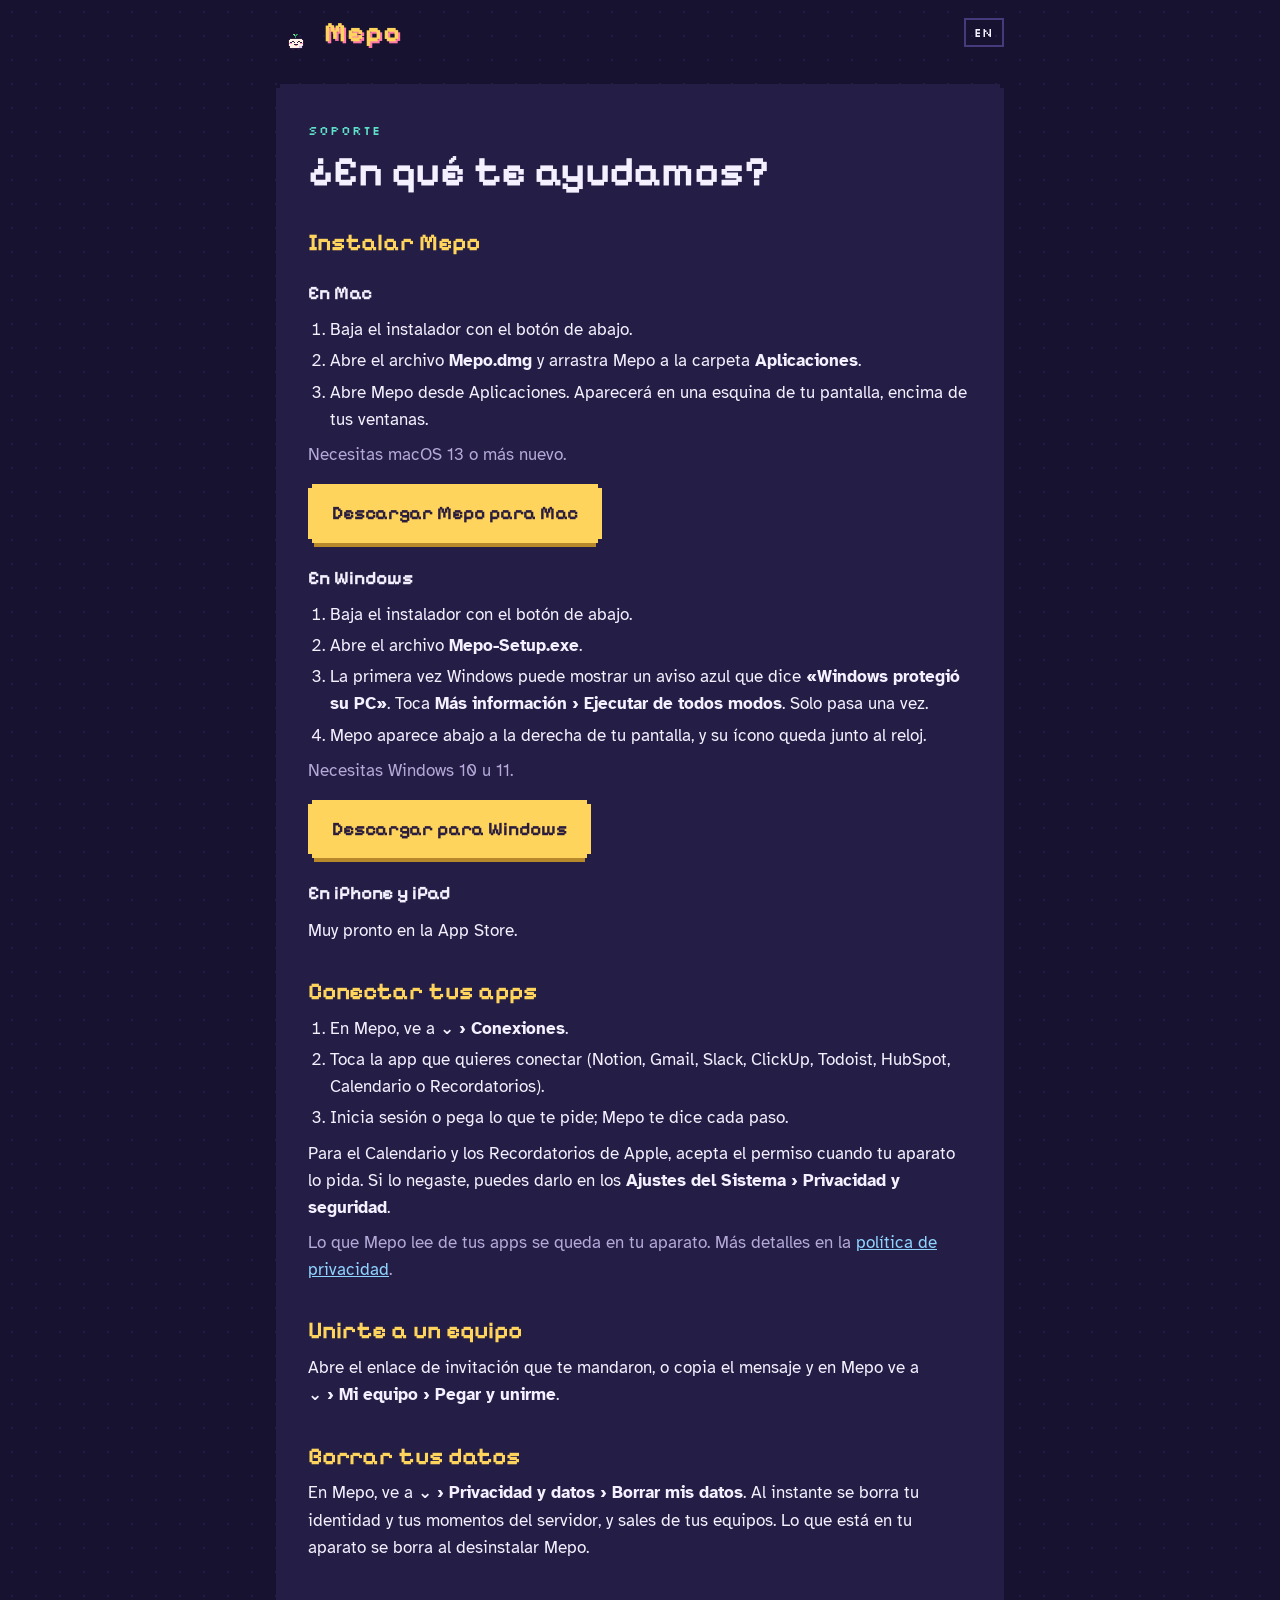
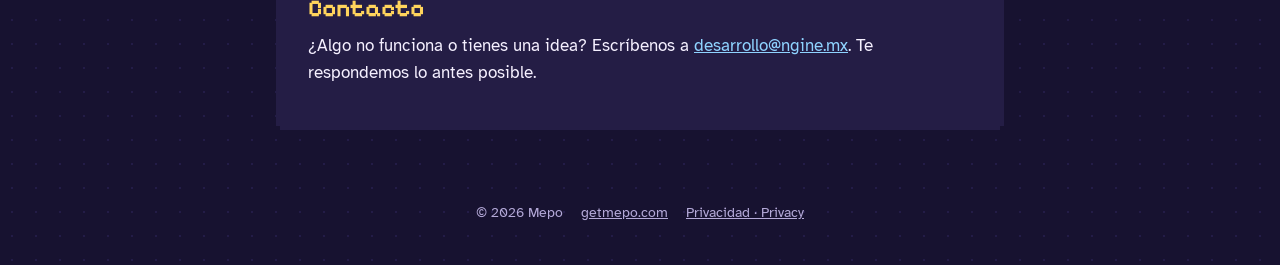
<file: soporte/index.html>
<!doctype html>
<html lang="es" data-title-en="Support · Mepo">
<head>
<meta charset="utf-8">
<meta name="viewport" content="width=device-width, initial-scale=1, viewport-fit=cover">
<title>Soporte · Mepo</title>
<meta name="description" content="Cómo instalar Mepo, conectar tus apps y borrar tus datos.">
<meta name="theme-color" content="#171230">
<link rel="icon" href="data:image/svg+xml,%3Csvg xmlns='http://www.w3.org/2000/svg' viewBox='0 0 16 16' shape-rendering='crispEdges'%3E%3Crect x='3' y='3' width='10' height='9' fill='%232b1d3d'/%3E%3Crect x='2' y='4' width='12' height='7' fill='%232b1d3d'/%3E%3Crect x='3' y='4' width='10' height='7' fill='%23fff4e6'/%3E%3Crect x='4' y='6' width='2' height='2' fill='%232b1d3d'/%3E%3Crect x='10' y='6' width='2' height='2' fill='%232b1d3d'/%3E%3Crect x='6' y='0' width='2' height='3' fill='%236fdc8c'/%3E%3C/svg%3E">
<link rel="preconnect" href="https://fonts.googleapis.com">
<link rel="preconnect" href="https://fonts.gstatic.com" crossorigin>
<link rel="stylesheet" href="https://fonts.googleapis.com/css2?family=Atkinson+Hyperlegible:wght@400;700&family=Pixelify+Sans:wght@500;700&family=Silkscreen&display=swap">
<link rel="stylesheet" href="/doc.css?v=1">
</head>
<body>
<header>
  <div class="wrap">
    <a class="brand" href="/" aria-label="Mepo"><canvas id="logo" width="36" height="36"></canvas>Mepo</a>
    <button class="lang" id="lang" type="button" aria-label="English">EN</button>
  </div>
</header>

<main>
<div class="wrap">

<article class="doc px" data-lang="es">
  <p class="kicker">SOPORTE</p>
  <h1>¿En qué te ayudamos?</h1>

  <h2>Instalar Mepo</h2>
  <h3>En Mac</h3>
  <ol>
    <li>Baja el instalador con el botón de abajo.</li>
    <li>Abre el archivo <b>Mepo.dmg</b> y arrastra Mepo a la carpeta <b>Aplicaciones</b>.</li>
    <li>Abre Mepo desde Aplicaciones. Aparecerá en una esquina de tu pantalla, encima de tus ventanas.</li>
  </ol>
  <p class="muted">Necesitas macOS 13 o más nuevo.</p>
  <a class="btn" href="https://wnhtyhhyigvgjqnblvve.supabase.co/storage/v1/object/public/mepo/Mepo.dmg">Descargar Mepo para Mac</a>
  <h3>En Windows</h3>
  <ol>
    <li>Baja el instalador con el botón de abajo.</li>
    <li>Abre el archivo <b>Mepo-Setup.exe</b>.</li>
    <li>La primera vez Windows puede mostrar un aviso azul que dice <b>«Windows protegió su PC»</b>. Toca <b>Más información › Ejecutar de todos modos</b>. Solo pasa una vez.</li>
    <li>Mepo aparece abajo a la derecha de tu pantalla, y su ícono queda junto al reloj.</li>
  </ol>
  <p class="muted">Necesitas Windows 10 u 11.</p>
  <a class="btn" href="https://github.com/ngine-mx/mepo-descargas/releases/latest/download/Mepo-Setup.exe">Descargar para Windows</a>
  <h3>En iPhone y iPad</h3>
  <p>Muy pronto en la App Store.</p>

  <h2>Conectar tus apps</h2>
  <ol>
    <li>En Mepo, ve a <span class="path">⌄ › Conexiones</span>.</li>
    <li>Toca la app que quieres conectar (Notion, Gmail, Slack, ClickUp, Todoist, HubSpot, Calendario o Recordatorios).</li>
    <li>Inicia sesión o pega lo que te pide; Mepo te dice cada paso.</li>
  </ol>
  <p>Para el Calendario y los Recordatorios de Apple, acepta el permiso cuando tu aparato lo pida. Si lo negaste, puedes darlo en los <b>Ajustes del Sistema › Privacidad y seguridad</b>.</p>
  <p class="muted">Lo que Mepo lee de tus apps se queda en tu aparato. Más detalles en la <a href="/privacidad/">política de privacidad</a>.</p>

  <h2>Unirte a un equipo</h2>
  <p>Abre el enlace de invitación que te mandaron, o copia el mensaje y en Mepo ve a <span class="path">⌄ › Mi equipo › Pegar y unirme</span>.</p>

  <h2>Borrar tus datos</h2>
  <p>En Mepo, ve a <span class="path">⌄ › Privacidad y datos › Borrar mis datos</span>. Al instante se borra tu identidad y tus momentos del servidor, y sales de tus equipos. Lo que está en tu aparato se borra al desinstalar Mepo.</p>

  <h2>Contacto</h2>
  <p>¿Algo no funciona o tienes una idea? Escríbenos a <a href="mailto:desarrollo@ngine.mx">desarrollo@ngine.mx</a>. Te respondemos lo antes posible.</p>
</article>

<article class="doc px" data-lang="en" hidden>
  <p class="kicker">SUPPORT</p>
  <h1>How can we help?</h1>

  <h2>Installing Mepo</h2>
  <h3>On Mac</h3>
  <ol>
    <li>Download the installer with the button below.</li>
    <li>Open <b>Mepo.dmg</b> and drag Mepo into your <b>Applications</b> folder.</li>
    <li>Open Mepo from Applications. It appears in a corner of your screen, on top of your windows.</li>
  </ol>
  <p class="muted">You need macOS 13 or newer.</p>
  <a class="btn" href="https://wnhtyhhyigvgjqnblvve.supabase.co/storage/v1/object/public/mepo/Mepo.dmg">Download Mepo for Mac</a>
  <h3>On Windows</h3>
  <ol>
    <li>Download the installer with the button below.</li>
    <li>Open <b>Mepo-Setup.exe</b>.</li>
    <li>The first time, Windows may show a blue notice saying <b>“Windows protected your PC”</b>. Tap <b>More info › Run anyway</b>. It only happens once.</li>
    <li>Mepo appears at the bottom right of your screen, and its icon sits next to the clock.</li>
  </ol>
  <p class="muted">You need Windows 10 or 11.</p>
  <a class="btn" href="https://github.com/ngine-mx/mepo-descargas/releases/latest/download/Mepo-Setup.exe">Download for Windows</a>
  <h3>On iPhone and iPad</h3>
  <p>Coming soon to the App Store.</p>

  <h2>Connecting your apps</h2>
  <ol>
    <li>In Mepo, go to <span class="path">⌄ › Connections</span>.</li>
    <li>Tap the app you want to connect (Notion, Gmail, Slack, ClickUp, Todoist, HubSpot, Calendar or Reminders).</li>
    <li>Sign in or paste what it asks for; Mepo walks you through each step.</li>
  </ol>
  <p>For Apple’s Calendar and Reminders, accept the permission when your device asks. If you said no, you can allow it in <b>System Settings › Privacy &amp; Security</b>.</p>
  <p class="muted">What Mepo reads from your apps stays on your device. More in the <a href="/privacidad/">privacy policy</a>.</p>

  <h2>Joining a team</h2>
  <p>Open the invite link you were sent, or copy the message and in Mepo go to <span class="path">⌄ › My team › Paste and join</span>.</p>

  <h2>Deleting your data</h2>
  <p>In Mepo, go to <span class="path">⌄ › Privacy and data › Delete my data</span>. Your identity and your moments are deleted from the server right away, and you leave your teams. What’s on your device is removed when you uninstall Mepo.</p>

  <h2>Contact</h2>
  <p>Something not working, or have an idea? Write to us at <a href="mailto:desarrollo@ngine.mx">desarrollo@ngine.mx</a>. We’ll get back to you as soon as we can.</p>
</article>

</div>
</main>

<footer>
  <div class="wrap"><span>© 2026 Mepo</span><a href="/">getmepo.com</a><a href="/privacidad/">Privacidad · Privacy</a></div>
</footer>

<script src="/sprites.js?v=4"></script>
<script src="/doc.js?v=1"></script>
</body>
</html>
</file>
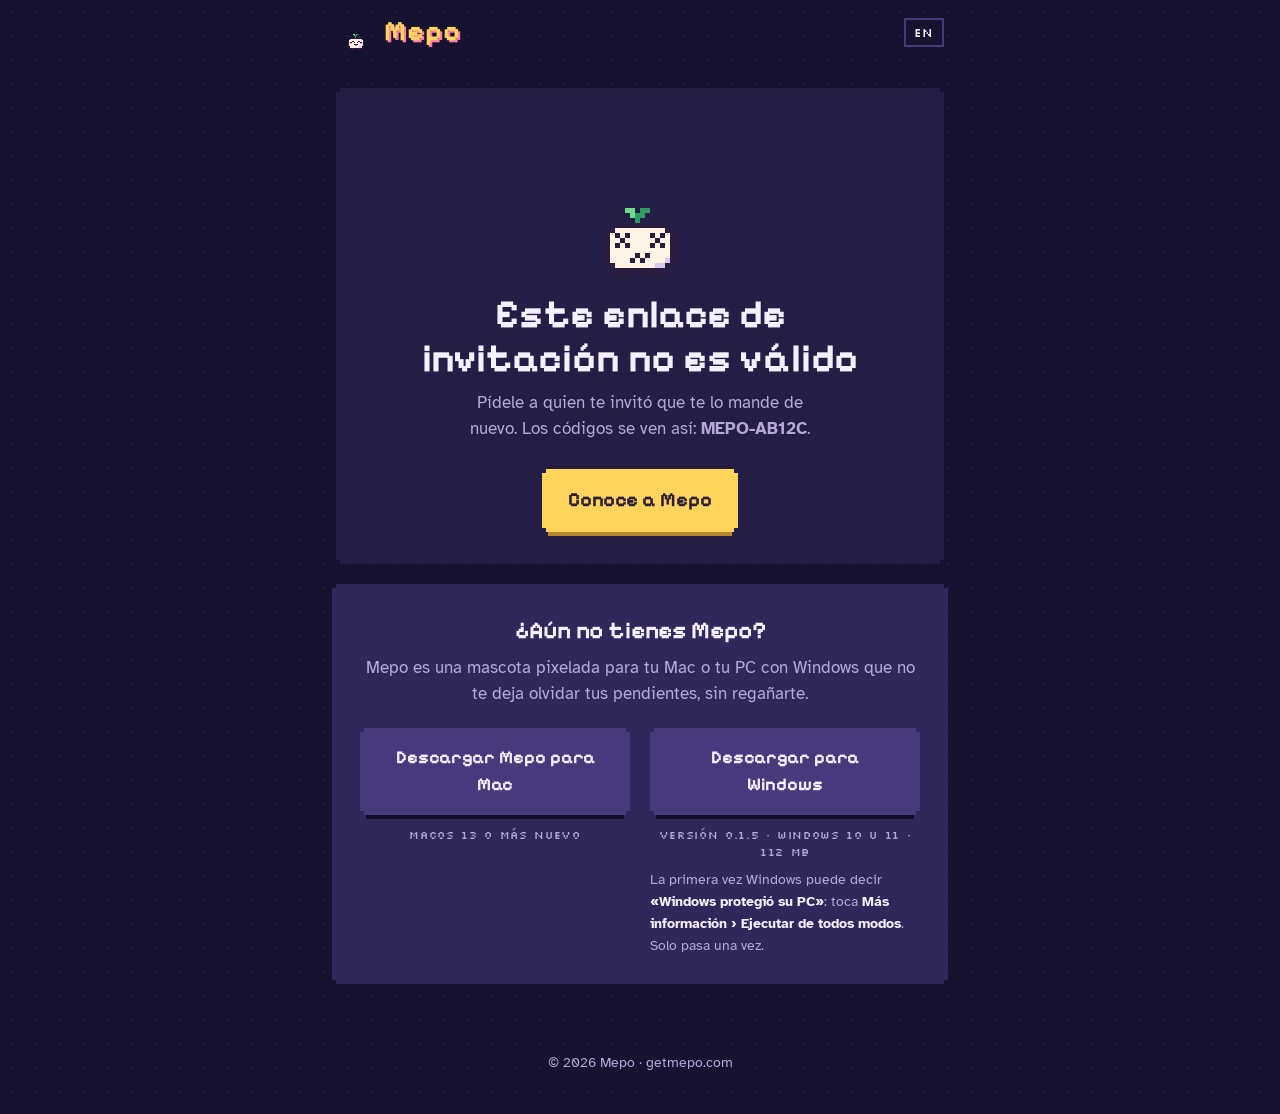
<file: unirse/index.html>
<!doctype html>
<html lang="es">
<head>
<meta charset="utf-8">
<meta name="viewport" content="width=device-width, initial-scale=1, viewport-fit=cover">
<title>Únete a mi equipo en Mepo</title>
<meta name="description" content="Te invitaron a un equipo de Mepo, la mascota pixelada que no te deja olvidar tus pendientes.">
<meta property="og:title" content="Te invitaron a un equipo de Mepo">
<meta property="og:description" content="Abre la invitación en Mepo para que sus mascotas se visiten y se echen porras.">
<meta name="robots" content="noindex">
<meta name="theme-color" content="#171230">
<link rel="icon" href="data:image/svg+xml,%3Csvg xmlns='http://www.w3.org/2000/svg' viewBox='0 0 16 16' shape-rendering='crispEdges'%3E%3Crect x='3' y='3' width='10' height='9' fill='%232b1d3d'/%3E%3Crect x='2' y='4' width='12' height='7' fill='%232b1d3d'/%3E%3Crect x='3' y='4' width='10' height='7' fill='%23fff4e6'/%3E%3Crect x='4' y='6' width='2' height='2' fill='%232b1d3d'/%3E%3Crect x='10' y='6' width='2' height='2' fill='%232b1d3d'/%3E%3Crect x='6' y='0' width='2' height='3' fill='%236fdc8c'/%3E%3C/svg%3E">
<link rel="preconnect" href="https://fonts.googleapis.com">
<link rel="preconnect" href="https://fonts.gstatic.com" crossorigin>
<link rel="stylesheet" href="https://fonts.googleapis.com/css2?family=Atkinson+Hyperlegible:wght@400;700&family=Pixelify+Sans:wght@500;700&family=Silkscreen&display=swap">
<style>
/* Team invite page: same dusk-violet world and notched pixel frames as the landing. */
:root{
  color-scheme: dark;
  --ink:#171230; --panel:#241d45; --panel-2:#30275a; --line:#463a7c;
  --fg:#f5f0ff; --muted:#b4a9d8;
  --gold:#ffd45c; --rose:#ff7aa8; --teal:#5fe0c8; --sky:#8fd3ff;
  --bubble:#fff8ee; --bubble-ink:#2b1d3d;
  --f-display:"Pixelify Sans","Courier New",monospace;
  --f-label:"Silkscreen","Courier New",monospace;
  --f-body:"Atkinson Hyperlegible",system-ui,-apple-system,"Segoe UI",sans-serif;
}
*{box-sizing:border-box}
[hidden]{display:none!important}
html{background:var(--ink)}
body{margin:0;min-height:100vh;color:var(--fg);font-family:var(--f-body);font-size:17px;line-height:1.55;background:var(--ink);
  background-image:radial-gradient(#231c47 1.2px,transparent 1.5px);background-size:24px 24px;display:flex;flex-direction:column}
h1,h2,p{margin:0}
a{color:var(--sky)}
canvas{image-rendering:pixelated;image-rendering:crisp-edges;display:block}
.px{--b:var(--panel);background:var(--b);box-shadow:0 -4px 0 var(--b),0 4px 0 var(--b),-4px 0 0 var(--b),4px 0 0 var(--b)}
.wrap{width:100%;max-width:640px;margin:0 auto;padding-left:max(16px,env(safe-area-inset-left,0px));padding-right:max(16px,env(safe-area-inset-right,0px))}

header .wrap{display:flex;align-items:center;justify-content:space-between;height:64px}
.brand{display:flex;align-items:center;gap:8px;text-decoration:none;color:var(--gold);font-family:var(--f-display);font-weight:700;font-size:28px;letter-spacing:.04em;text-shadow:2px 2px 0 var(--rose)}
.brand canvas{width:40px;height:40px}
.lang{font-family:var(--f-label);font-size:12px;letter-spacing:.05em;color:var(--fg);background:none;border:2px solid var(--line);padding:5px 8px;cursor:pointer}
.lang:hover{border-color:var(--muted)}

main{flex:1;padding-block:24px 48px}
.card{padding:28px 24px;margin:4px;text-align:center}
.card > canvas{width:220px;height:180px;margin:-12px auto 4px}
.kicker{font-family:var(--f-label);font-size:13px;letter-spacing:.08em;color:var(--teal);margin-bottom:8px}
h1{font-family:var(--f-display);font-weight:700;font-size:clamp(28px,6vw,40px);line-height:1.1;text-wrap:balance}
.lead{color:var(--muted);margin-top:10px;text-wrap:balance}
.code{display:inline-block;font-family:var(--f-body);font-weight:700;font-size:clamp(32px,9vw,52px);letter-spacing:.08em;font-variant-numeric:tabular-nums;color:var(--gold);
  text-shadow:3px 3px 0 var(--rose);--b:var(--ink);background:var(--b);padding:8px 22px;margin:24px 4px 4px;user-select:all;-webkit-user-select:all;
  box-shadow:0 -4px 0 var(--b),0 4px 0 var(--b),-4px 0 0 var(--b),4px 0 0 var(--b)}
.btn{--b:var(--gold);display:inline-flex;align-items:center;justify-content:center;gap:8px;font-family:var(--f-display);font-weight:700;font-size:20px;
  color:var(--bubble-ink);background:var(--b);border:0;padding:12px 22px;margin:4px;cursor:pointer;text-decoration:none;white-space:nowrap;
  box-shadow:0 -4px 0 var(--b),0 4px 0 var(--b),-4px 0 0 var(--b),4px 0 0 var(--b),0 10px 0 -2px #b8892a}
.btn:hover{--b:#ffe07e}
.btn:active{transform:translateY(3px);box-shadow:0 -4px 0 var(--b),0 4px 0 var(--b),-4px 0 0 var(--b),4px 0 0 var(--b)}
.btn.ghost{--b:var(--panel-2);color:var(--fg);box-shadow:0 -4px 0 var(--b),0 4px 0 var(--b),-4px 0 0 var(--b),4px 0 0 var(--b),0 10px 0 -2px #120e28}
.btn.ghost:hover{--b:#3a3070}
.btn.big{font-size:24px;padding:14px 28px}
.actions{display:flex;flex-wrap:wrap;justify-content:center;gap:14px;margin-top:26px}
.hint{color:var(--muted);font-size:15px;margin-top:18px}
.hint b{color:var(--fg);font-weight:700;white-space:nowrap}
.note{font-size:14px;color:var(--muted);margin-top:10px;min-height:1.5em}
.note.ok{color:var(--teal)}
.get{margin-top:28px;padding:24px;--b:var(--panel-2);text-align:center}
.get h2{font-family:var(--f-display);font-weight:700;font-size:24px}
.get p{color:var(--muted);margin-top:6px}
.get .actions{margin-top:18px}
.ver{font-family:var(--f-label);font-size:11px;letter-spacing:.06em;color:var(--muted);margin-top:14px}
.oses{display:grid;grid-template-columns:repeat(2,minmax(0,1fr));gap:20px;margin-top:20px;align-items:start}
.os .btn{width:calc(100% - 8px);white-space:normal;font-size:18px}
.os .btn.ghost{--b:var(--line)}
.os .btn.ghost:hover{--b:#54479a}
.os .ver{margin-top:12px}
.os .warn{font-size:14px;color:var(--muted);margin-top:8px;text-align:left}
.os .warn b{color:var(--fg)}
@media (max-width:560px){.oses{grid-template-columns:minmax(0,1fr)}}
footer{padding-block:24px 40px;color:var(--muted);font-size:14px;text-align:center}
@media (max-width:480px){
  .card{padding:22px 16px}
  .btn.big{font-size:21px;padding:12px 20px;width:calc(100% - 8px)}
}
</style>
</head>
<body>
<header>
  <div class="wrap">
    <a class="brand" href="/" aria-label="Mepo"><canvas id="logo" width="36" height="36"></canvas>Mepo</a>
    <button class="lang" id="lang" type="button" aria-label="English" data-en-label="Español">EN</button>
  </div>
</header>

<main>
  <div class="wrap">
    <section class="card px" id="ok" hidden>
      <canvas id="pets" width="44" height="36" role="img" aria-label="Dos mascotas de Mepo saludándose" data-en-label="Two Mepo pets saying hi"></canvas>
      <p class="kicker" data-en="TEAM INVITE">INVITACIÓN A UN EQUIPO</p>
      <h1 data-en="You’ve been invited to a Mepo team!">¡Te invitaron a un equipo de Mepo!</h1>
      <p class="lead" data-en="Your pets will visit each other’s islands, cheer each other on and add to the team goal.">Sus mascotas se visitarán, se echarán porras y sumarán a la meta del equipo.</p>
      <div class="code" id="code" aria-label="Código de invitación" data-en-label="Invite code"></div>
      <div class="actions">
        <a class="btn big" id="open" href="#" data-en="Open in Mepo">Abrir en Mepo</a>
        <button class="btn ghost" id="copy" type="button" data-en="Copy code">Copiar código</button>
      </div>
      <p class="note" id="note" role="status"></p>
      <p class="hint" data-en="If it doesn’t open: copy the code, then in Mepo go to <b>⌄ › My team › Paste and join</b>.">Si no se abre: copia el código y en Mepo ve a <b>⌄ › Mi equipo › Pegar y unirme</b>.</p>
    </section>

    <section class="card px" id="bad" hidden>
      <canvas id="sad" width="44" height="36" role="img" aria-label="Mepo confundido" data-en-label="Confused Mepo"></canvas>
      <h1 data-en="This invite link isn’t valid">Este enlace de invitación no es válido</h1>
      <p class="lead" data-en="Ask whoever invited you to send it again. Invite codes look like <b>MEPO-AB12C</b>.">Pídele a quien te invitó que te lo mande de nuevo. Los códigos se ven así: <b>MEPO-AB12C</b>.</p>
      <div class="actions"><a class="btn" href="/" data-en="Meet Mepo">Conoce a Mepo</a></div>
    </section>

    <section class="get px">
      <h2 data-en="Don’t have Mepo yet?">¿Aún no tienes Mepo?</h2>
      <p data-en="Mepo is a pixel pet for your Mac or Windows PC that won’t let you forget your to-dos, without nagging you.">Mepo es una mascota pixelada para tu Mac o tu PC con Windows que no te deja olvidar tus pendientes, sin regañarte.</p>
      <div class="oses">
        <div class="os" id="os-mac">
          <a class="btn ghost" id="download" href="https://wnhtyhhyigvgjqnblvve.supabase.co/storage/v1/object/public/mepo/Mepo.dmg" data-en="Download Mepo for Mac">Descargar Mepo para Mac</a>
          <p class="ver" id="ver" data-en="MACOS 13 OR NEWER">MACOS 13 O MÁS NUEVO</p>
        </div>
        <div class="os" id="os-win">
          <a class="btn ghost" id="download-win" href="https://github.com/ngine-mx/mepo-descargas/releases/latest/download/Mepo-Setup.exe" data-en="Download for Windows">Descargar para Windows</a>
          <p class="ver" data-en="VERSION 0.1.5 · WINDOWS 10 OR 11 · 112 MB">VERSIÓN 0.1.5 · WINDOWS 10 U 11 · 112 MB</p>
          <p class="warn" data-en="The first time, Windows may say <b>“Windows protected your PC”</b>: tap <b>More info › Run anyway</b>. It only happens once.">La primera vez Windows puede decir <b>«Windows protegió su PC»</b>: toca <b>Más información › Ejecutar de todos modos</b>. Solo pasa una vez.</p>
        </div>
      </div>
    </section>
  </div>
</main>

<footer><span>© 2026 Mepo · getmepo.com</span></footer>

<script src="/sprites.js?v=4"></script>
<script src="/scene.js?v=2"></script>
<script>
(() => {
// The installer's fixed public link (always the newest build) and the file that says which version that is.
const RELEASES = 'https://wnhtyhhyigvgjqnblvve.supabase.co/storage/v1/object/public/mepo/';
const DOWNLOAD_URL = RELEASES + 'Mepo.dmg';

const $ = id => document.getElementById(id);

/* ---------- language (shared with the landing) ---------- */
const LANG_KEY = 'mepo-landing-lang';
const LANG = (() => {
  const q = new URLSearchParams(location.search).get('lang');
  if (q === 'es' || q === 'en') return q;
  try { const saved = localStorage.getItem(LANG_KEY); if (saved === 'es' || saved === 'en') return saved; } catch (e) {}
  return 'es';
})();
const tr = (es, en) => LANG === 'en' ? en : es;
if (LANG === 'en') {
  document.documentElement.lang = 'en';
  document.title = 'Join my team on Mepo';
  document.querySelectorAll('[data-en]').forEach(el => { el.innerHTML = el.dataset.en; });
  document.querySelectorAll('[data-en-label]').forEach(el => { el.setAttribute('aria-label', el.dataset.enLabel); });
  $('lang').textContent = 'ES';
}
$('lang').addEventListener('click', () => {
  try { localStorage.setItem(LANG_KEY, LANG === 'en' ? 'es' : 'en'); } catch (e) {}
  const u = new URL(location.href); u.searchParams.delete('lang'); location.replace(u.href);
});

/* ---------- the invite code ---------- */
// Same format the Mac app accepts (it also uppercases what you paste).
const raw = (new URLSearchParams(location.search).get('c') || '').trim().toUpperCase();
const CODE = /^MEPO-[A-Z0-9]{5}$/.test(raw) ? raw : null;
$(CODE ? 'ok' : 'bad').hidden = false;
$('download').href = DOWNLOAD_URL;
// Shows the current version under the download button; without it, only the macOS requirement.
fetch(RELEASES + 'latest.json', { cache: 'no-store' }).then(r => r.json()).then(j => {
  if (j && /^[\d.]+$/.test(j.version)) $('ver').textContent = tr(`VERSIÓN ${j.version} · MACOS 13 O MÁS NUEVO`, `VERSION ${j.version} · MACOS 13 OR NEWER`);
}).catch(() => {});
// The download for this computer goes first, as the main button; on any other device both stay equal.
// (The Windows version is written by hand: GitHub doesn't let other sites read its latest.yml.)
const isWin = /Windows/.test(navigator.userAgent), isMac = /Mac/.test(navigator.platform || navigator.userAgent) && !('ontouchend' in document);
if (isWin || isMac) {
  const mine = $(isWin ? 'os-win' : 'os-mac');
  mine.querySelector('.btn').classList.remove('ghost');
  mine.parentNode.prepend(mine);
}

if (CODE) {
  const app = 'mepo://unirse/' + CODE;
  $('code').textContent = CODE;
  $('open').href = app;
  // Try the app once on its own, on a Mac or a Windows PC (both apps register mepo://).
  // ?open=0 skips it (for previewing the page).
  if ((isMac || isWin) && new URLSearchParams(location.search).get('open') !== '0') setTimeout(() => { location.href = app; }, 600);
  $('copy').addEventListener('click', async () => {
    let ok = false;
    try { await navigator.clipboard.writeText(CODE); ok = true; } catch (e) {
      const r = document.createRange(); r.selectNodeContents($('code'));
      const sel = getSelection(); sel.removeAllRanges(); sel.addRange(r);
      try { ok = document.execCommand('copy'); } catch (e2) {}
    }
    $('note').className = 'note' + (ok ? ' ok' : '');
    $('note').textContent = ok ? tr('¡Código copiado! Ahora pégalo en Mepo.', 'Code copied! Now paste it in Mepo.')
      : tr('No se pudo copiar; selecciona el código y cópialo a mano.', 'Couldn’t copy; select the code and copy it by hand.');
  });
}

/* ---------- pets ---------- */
function loop(canvas, draw) {
  const c = canvas.getContext('2d'); c.imageSmoothingEnabled = false;
  let last = performance.now(), acc = 0;
  const tick = t => { acc = Math.min(acc + t - last, 250); last = t; const n = Math.floor(acc / (1000 / 60)); acc -= n * (1000 / 60); draw(c, n); requestAnimationFrame(tick); };
  requestAnimationFrame(tick);
}
drawPet($('logo').getContext('2d'), 18, 34, 'happy', 20, { char: null, stage: 0 });
if (CODE) {
  // Mepo and Coach Bolo side by side, sending hearts.
  const me = makeStage({ char: null, stage: 0 }), bolo = makeStage({ char: 'coach', stage: 1 });
  me.x = 13; bolo.x = 31;
  loop($('pets'), (c, n) => {
    for (let i = 0; i < n; i++) { stepStage(me, 'love', 34); stepStage(bolo, 'happy', 34); }
    c.clearRect(0, 0, 44, 36);
    drawStage(c, me, 34, 'love', { fx: 1 }); drawStage(c, bolo, 34, 'happy', { fx: -1 });
  });
} else {
  const s = makeStage({ char: null, stage: 0 }); s.x = 22;
  loop($('sad'), (c, n) => { for (let i = 0; i < n; i++) stepStage(s, 'dizzy', 34); c.clearRect(0, 0, 44, 36); drawStage(c, s, 34, 'dizzy'); });
}
})();
</script>
</body>
</html>
</file>
<file: doc.css>
/* Text pages (privacy, support, sign-in bridge): same dusk-violet world and notched pixel frames as /unirse. */
:root{
  color-scheme: dark;
  --ink:#171230; --panel:#241d45; --panel-2:#30275a; --line:#463a7c;
  --fg:#f5f0ff; --muted:#b4a9d8;
  --gold:#ffd45c; --rose:#ff7aa8; --teal:#5fe0c8; --sky:#8fd3ff;
  --bubble-ink:#2b1d3d;
  --f-display:"Pixelify Sans","Courier New",monospace;
  --f-label:"Silkscreen","Courier New",monospace;
  --f-body:"Atkinson Hyperlegible",system-ui,-apple-system,"Segoe UI",sans-serif;
}
*{box-sizing:border-box}
[hidden]{display:none!important}
html{background:var(--ink)}
body{margin:0;min-height:100vh;color:var(--fg);font-family:var(--f-body);font-size:17px;line-height:1.6;background:var(--ink);
  background-image:radial-gradient(#231c47 1.2px,transparent 1.5px);background-size:24px 24px;display:flex;flex-direction:column}
a{color:var(--sky)}
canvas{image-rendering:pixelated;image-rendering:crisp-edges;display:block}
.px{--b:var(--panel);background:var(--b);box-shadow:0 -4px 0 var(--b),0 4px 0 var(--b),-4px 0 0 var(--b),4px 0 0 var(--b)}
.wrap{width:100%;max-width:760px;margin:0 auto;padding-left:max(16px,env(safe-area-inset-left,0px));padding-right:max(16px,env(safe-area-inset-right,0px))}

header .wrap{display:flex;align-items:center;justify-content:space-between;height:64px}
.brand{display:flex;align-items:center;gap:8px;text-decoration:none;color:var(--gold);font-family:var(--f-display);font-weight:700;font-size:28px;letter-spacing:.04em;text-shadow:2px 2px 0 var(--rose)}
.brand canvas{width:40px;height:40px}
.lang{font-family:var(--f-label);font-size:12px;letter-spacing:.05em;color:var(--fg);background:none;border:2px solid var(--line);padding:5px 8px;cursor:pointer}
.lang:hover{border-color:var(--muted)}

main{flex:1;padding-block:20px 48px}
.doc{padding:32px 28px;margin:4px}
.kicker{font-family:var(--f-label);font-size:13px;letter-spacing:.08em;color:var(--teal);margin:0 0 8px}
h1{font-family:var(--f-display);font-weight:700;font-size:clamp(30px,6vw,42px);line-height:1.1;margin:0;text-wrap:balance}
.updated{color:var(--muted);font-size:14px;margin:10px 0 0}
.summary{list-style:none;margin:24px 0 8px;padding:16px 18px;display:flex;flex-direction:column;gap:8px;--b:var(--ink);background:var(--b);
  box-shadow:0 -4px 0 var(--b),0 4px 0 var(--b),-4px 0 0 var(--b),4px 0 0 var(--b)}
.summary li{padding-left:26px;position:relative}
.summary li::before{content:"";position:absolute;left:4px;top:.55em;width:10px;height:10px;background:var(--teal);box-shadow:2px 2px 0 #2f9a6a}
h2{font-family:var(--f-display);font-weight:700;font-size:24px;line-height:1.2;margin:34px 0 8px;color:var(--gold)}
h3{font-family:var(--f-display);font-weight:700;font-size:19px;margin:20px 0 4px}
p{margin:8px 0}
.doc ul:not(.summary),.doc ol{margin:8px 0;padding-left:22px}
.doc li{margin:4px 0}
.muted{color:var(--muted)}
.path{font-weight:700;white-space:nowrap}
.todo{color:var(--ink);background:var(--gold);padding:1px 6px;font-weight:700;white-space:nowrap}
.btn{--b:var(--gold);display:inline-flex;align-items:center;justify-content:center;font-family:var(--f-display);font-weight:700;font-size:19px;
  color:var(--bubble-ink);background:var(--b);border:0;padding:10px 20px;margin:12px 4px 4px;cursor:pointer;text-decoration:none;white-space:nowrap;
  box-shadow:0 -4px 0 var(--b),0 4px 0 var(--b),-4px 0 0 var(--b),4px 0 0 var(--b),0 10px 0 -2px #b8892a}
.btn:hover{--b:#ffe07e}
nav.toc{display:flex;flex-wrap:wrap;gap:8px 16px;margin:18px 0 0;font-size:15px}
footer{padding-block:24px 40px;color:var(--muted);font-size:14px}
footer .wrap{display:flex;flex-wrap:wrap;gap:8px 18px;justify-content:center}
footer a{color:var(--muted)}
@media (max-width:480px){
  body{font-size:16px}
  .doc{padding:24px 16px}
  h2{font-size:22px}
  .path{white-space:normal}
}
</file>
